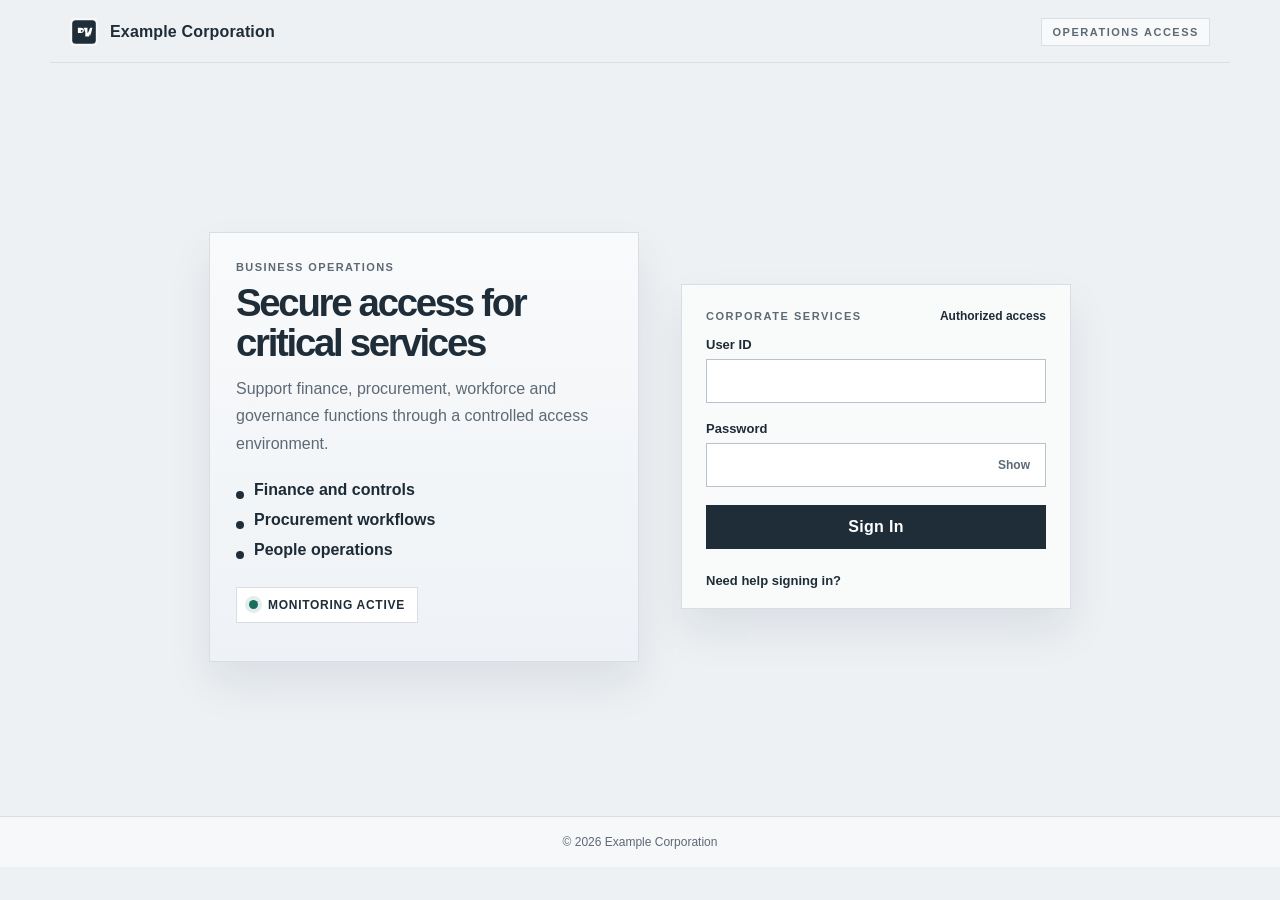
<file: app-corporate/html/index.html>
<!DOCTYPE html>
<html lang="en">
  <head>
    <meta charset="UTF-8" />
    <meta name="viewport" content="width=device-width, initial-scale=1.0" />
    <meta name="description" content="Corporate Services login" />
    <title>Corporate Services</title>
    <link rel="stylesheet" href="styles.css?v=2" />
  </head>
  <body class="corporate-page">
    <header class="masthead">
      <div class="brand">
        <img src="assets/mark.svg" alt="Example Corporation" />
        <span>Example Corporation</span>
      </div>
      <div class="header-tag">Operations access</div>
    </header>

    <main class="auth-shell">
      <aside class="overview-panel" aria-label="Corporate services overview">
        <p class="eyebrow">Business operations</p>
        <h2>Secure access for critical services</h2>
        <p class="overview-copy">Support finance, procurement, workforce and governance functions through a controlled access environment.</p>

        <ul class="service-list">
          <li>Finance and controls</li>
          <li>Procurement workflows</li>
          <li>People operations</li>
        </ul>

        <div class="status-pill" aria-label="Service status">
          <span class="status-dot"></span>
          Monitoring active
        </div>
      </aside>

      <section class="form-panel" aria-label="Corporate Services login form">
        <div class="panel-head">
          <span class="title-tag">Corporate Services</span>
          <span class="panel-meta">Authorized access</span>
        </div>

        <div id="inline-status" class="inline-status" aria-live="polite"></div>

        <form id="login-form" novalidate>
          <div class="field">
            <label for="username">User ID</label>
            <input id="username" name="username" type="text" autocomplete="username" required />
          </div>
          <div class="field">
            <label for="password">Password</label>
            <div class="password-wrap">
              <input id="password" name="password" type="password" autocomplete="current-password" required />
              <button type="button" class="toggle-password" aria-label="Show password">Show</button>
            </div>
          </div>

          <button type="submit" class="primary-button">Sign In</button>
          <a href="#" class="text-link" data-help="recovery">Need help signing in?</a>
        </form>
      </section>
    </main>

    <footer class="footer-bar">© 2026 Example Corporation</footer>

    <script src="app.js?v=2"></script>
  </body>
</html>
</file>
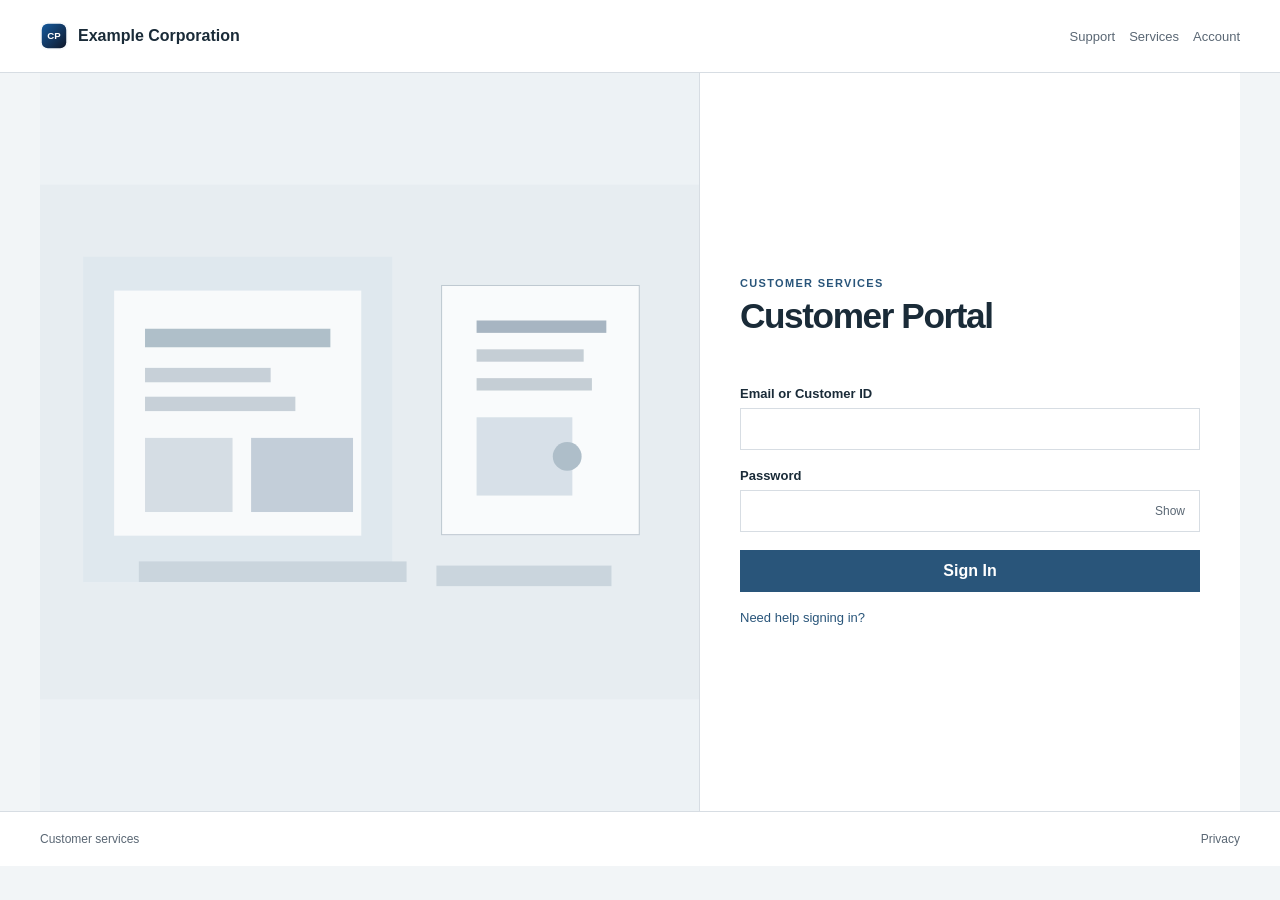
<file: app-customer/html/index.html>
<!DOCTYPE html>
<html lang="en">
  <head>
    <meta charset="UTF-8" />
    <meta name="viewport" content="width=device-width, initial-scale=1.0" />
    <meta name="description" content="Customer Portal login" />
    <title>Customer Portal</title>
    <link rel="stylesheet" href="styles.css" />
  </head>
  <body class="customer-page">
    <header class="topbar">
      <div class="inner">
        <div class="brand">
          <img src="assets/mark.svg" alt="Example Corporation" />
          <span>Example Corporation</span>
        </div>
        <nav class="utility-nav" aria-label="Customer navigation">
          <a href="#">Support</a>
          <a href="#">Services</a>
          <a href="#">Account</a>
        </nav>
      </div>
    </header>

    <main class="portal-shell">
      <aside class="visual-panel" aria-label="Customer services image">
        <svg viewBox="0 0 640 500" role="img" aria-label="Service center illustration" class="scene-art" preserveAspectRatio="xMidYMid meet">
          <rect width="640" height="500" fill="#e7edf1"/>
          <rect x="42" y="70" width="300" height="316" fill="#dfe8ee"/>
          <rect x="72" y="103" width="240" height="238" fill="#f8fafb"/>
          <rect x="102" y="140" width="180" height="18" fill="#afbfc9"/>
          <rect x="102" y="178" width="122" height="14" fill="#c7d0d8"/>
          <rect x="102" y="206" width="146" height="14" fill="#c7d0d8"/>
          <rect x="102" y="246" width="85" height="72" fill="#d5dde4"/>
          <rect x="205" y="246" width="99" height="72" fill="#c3ced9"/>
          <rect x="390" y="98" width="192" height="242" fill="#f9fbfc" stroke="#bfc9d1"/>
          <rect x="424" y="132" width="126" height="12" fill="#a7b5c2"/>
          <rect x="424" y="160" width="104" height="12" fill="#c5ced5"/>
          <rect x="424" y="188" width="112" height="12" fill="#c5ced5"/>
          <rect x="424" y="226" width="93" height="76" fill="#d7e0e8"/>
          <circle cx="512" cy="264" r="14" fill="#aebec9"/>
          <rect x="96" y="366" width="260" height="20" fill="#cad5dd"/>
          <rect x="385" y="370" width="170" height="20" fill="#cad5dd"/>
        </svg>
      </aside>

      <section class="form-panel" aria-label="Customer Portal login">
        <p class="eyebrow">Customer services</p>
        <h1>Customer Portal</h1>

        <div id="inline-status" class="inline-status" aria-live="polite"></div>

        <form id="login-form" novalidate>
          <div class="field">
            <label for="username">Email or Customer ID</label>
            <input id="username" name="username" type="text" autocomplete="username" required />
          </div>
          <div class="field">
            <label for="password">Password</label>
            <div class="password-wrap">
              <input id="password" name="password" type="password" autocomplete="current-password" required />
              <button type="button" class="toggle-password" aria-label="Show password">Show</button>
            </div>
          </div>
          <button type="submit" class="primary-button">Sign In</button>
          <a href="#" class="text-link" data-help="recovery">Need help signing in?</a>
        </form>
      </section>
    </main>

    <footer class="page-footer">
      <div class="inner footer-inner">
        <span>Customer services</span>
        <span>Privacy</span>
      </div>
    </footer>

    <script src="app.js"></script>
  </body>
</html>
</file>
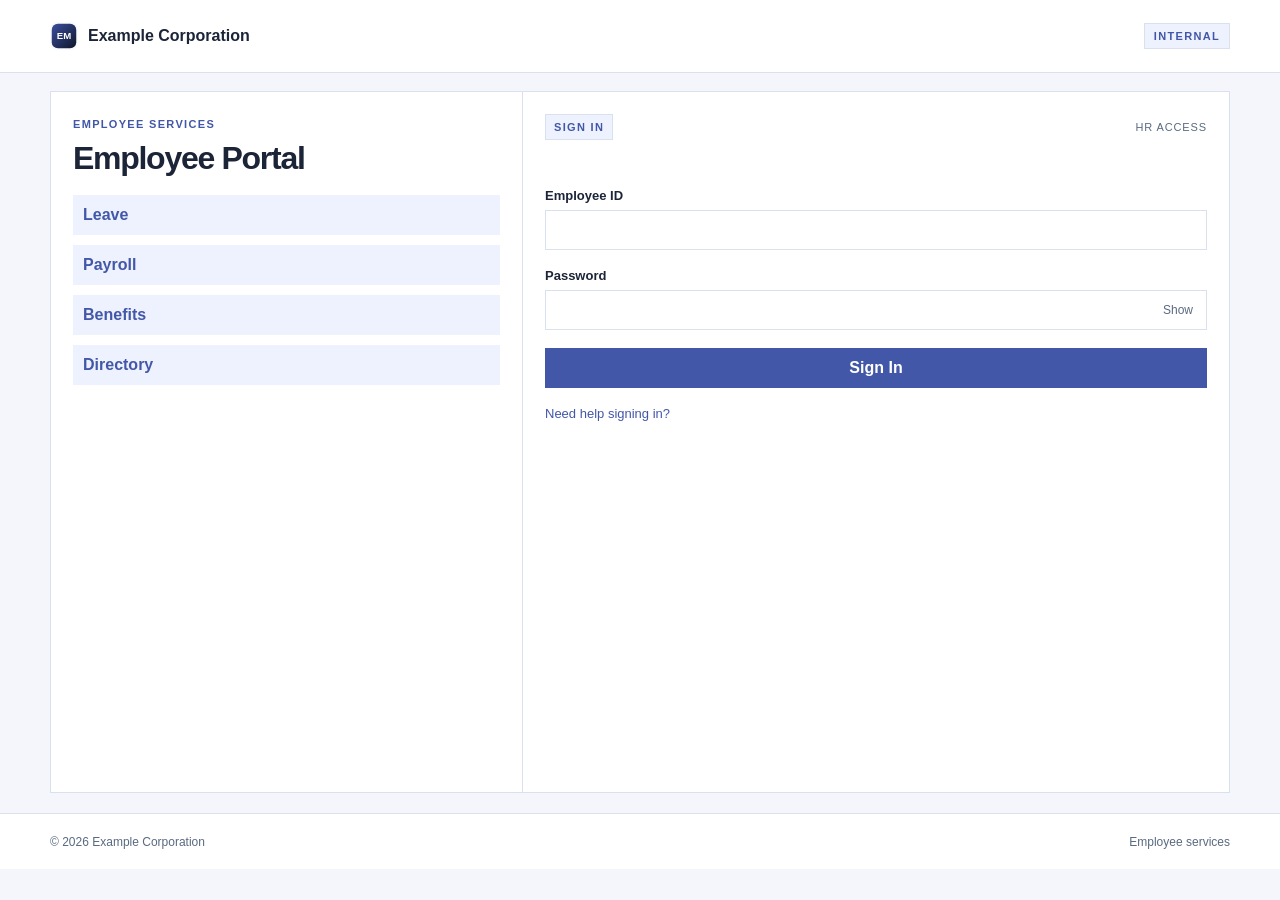
<file: app-employee/html/index.html>
<!DOCTYPE html>
<html lang="en">
  <head>
    <meta charset="UTF-8" />
    <meta name="viewport" content="width=device-width, initial-scale=1.0" />
    <meta name="description" content="Employee Portal login" />
    <title>Employee Portal</title>
    <link rel="stylesheet" href="styles.css" />
  </head>
  <body class="employee-page">
    <header class="employee-header">
      <div class="inner employee-inner">
        <div class="brand">
          <img src="assets/mark.svg" alt="Example Corporation" />
          <span>Example Corporation</span>
        </div>
        <div class="header-tag">Internal</div>
      </div>
    </header>

    <main class="workspace inner">
      <aside class="services-sidebar" aria-label="Employee services">
        <p class="eyebrow">Employee services</p>
        <h1>Employee Portal</h1>
        <nav class="service-list" aria-label="Employee links">
          <a href="#">Leave</a>
          <a href="#">Payroll</a>
          <a href="#">Benefits</a>
          <a href="#">Directory</a>
        </nav>
      </aside>

      <section class="auth-panel" aria-label="Employee Portal login form">
        <div class="panel-head">
          <span class="title-tag">Sign in</span>
          <span class="panel-meta">HR access</span>
        </div>

        <div id="inline-status" class="inline-status" aria-live="polite"></div>

        <form id="login-form" novalidate>
          <div class="field">
            <label for="username">Employee ID</label>
            <input id="username" name="username" type="text" autocomplete="username" required />
          </div>
          <div class="field">
            <label for="password">Password</label>
            <div class="password-wrap">
              <input id="password" name="password" type="password" autocomplete="current-password" required />
              <button type="button" class="toggle-password" aria-label="Show password">Show</button>
            </div>
          </div>
          <button type="submit" class="primary-button">Sign In</button>
          <a href="#" class="text-link" data-help="recovery">Need help signing in?</a>
        </form>
      </section>
    </main>

    <footer class="site-footer">
      <div class="inner footer-inner">
        <span>© 2026 Example Corporation</span>
        <span>Employee services</span>
      </div>
    </footer>

    <script src="app.js"></script>
  </body>
</html>
</file>
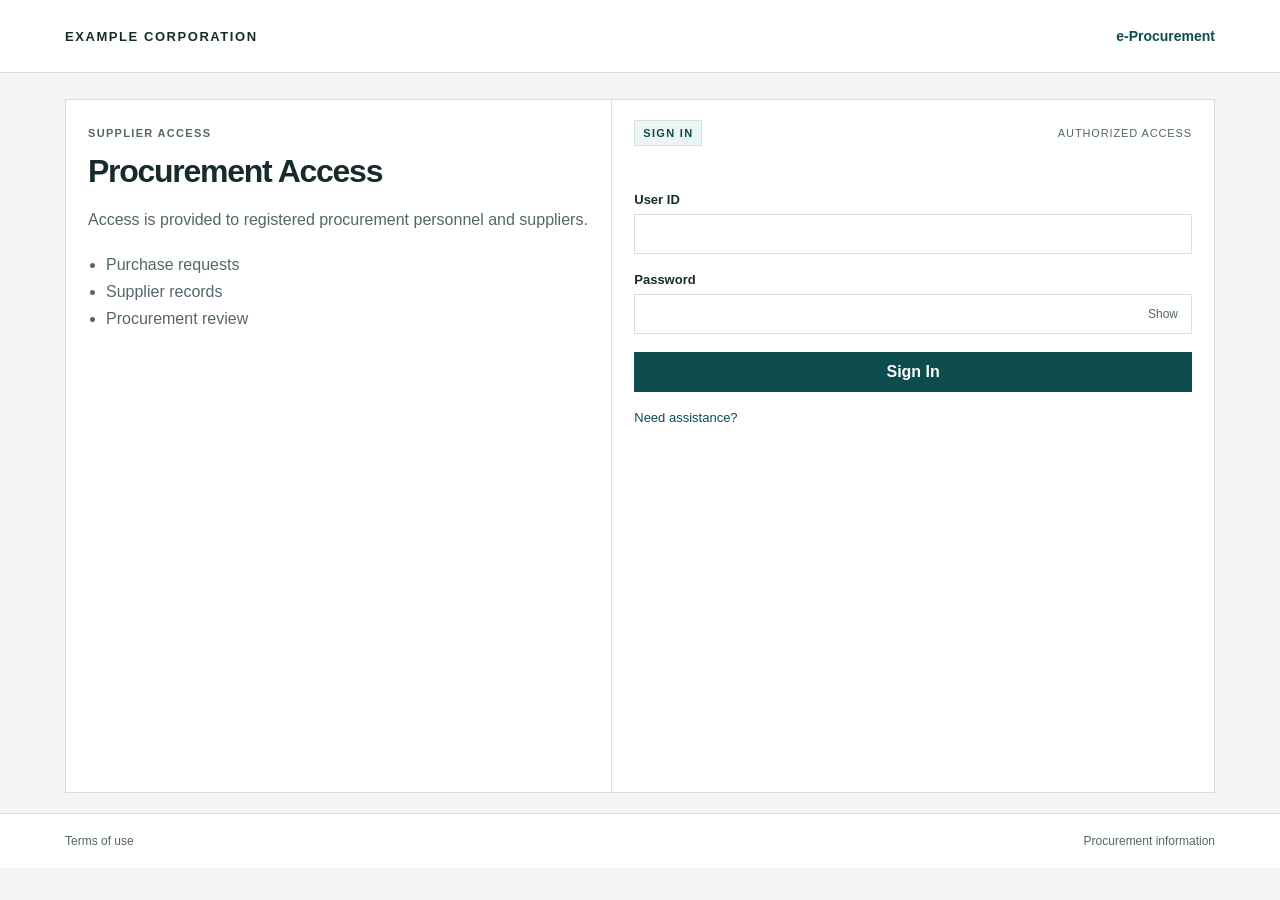
<file: app-eproc/html/index.html>
<!DOCTYPE html>
<html lang="en">
  <head>
    <meta charset="UTF-8" />
    <meta name="viewport" content="width=device-width, initial-scale=1.0" />
    <meta name="description" content="e-Procurement login" />
    <title>e-Procurement</title>
    <link rel="stylesheet" href="styles.css" />
  </head>
  <body class="eproc-page">
    <header class="proc-header">
      <div class="inner header-inner">
        <div class="brand">Example Corporation</div>
        <div class="application-name">e-Procurement</div>
      </div>
    </header>

    <main class="proc-shell inner">
      <section class="notice-panel">
        <p class="eyebrow">Supplier access</p>
        <h1>Procurement Access</h1>
        <p>Access is provided to registered procurement personnel and suppliers.</p>
        <ul>
          <li>Purchase requests</li>
          <li>Supplier records</li>
          <li>Procurement review</li>
        </ul>
      </section>

      <section class="login-panel" aria-label="e-Procurement login form">
        <div class="panel-head">
          <span class="title-tag">Sign in</span>
          <span class="panel-meta">Authorized access</span>
        </div>

        <div id="inline-status" class="inline-status" aria-live="polite"></div>

        <form id="login-form" novalidate>
          <div class="field">
            <label for="username">User ID</label>
            <input id="username" name="username" type="text" autocomplete="username" required />
          </div>
          <div class="field">
            <label for="password">Password</label>
            <div class="password-wrap">
              <input id="password" name="password" type="password" autocomplete="current-password" required />
              <button type="button" class="toggle-password" aria-label="Show password">Show</button>
            </div>
          </div>
          <button type="submit" class="primary-button">Sign In</button>
          <a href="#" class="text-link" data-help="recovery">Need assistance?</a>
        </form>
      </section>
    </main>

    <footer class="proc-footer">
      <div class="inner footer-inner">
        <span>Terms of use</span>
        <span>Procurement information</span>
      </div>
    </footer>

    <script src="app.js"></script>
  </body>
</html>
</file>
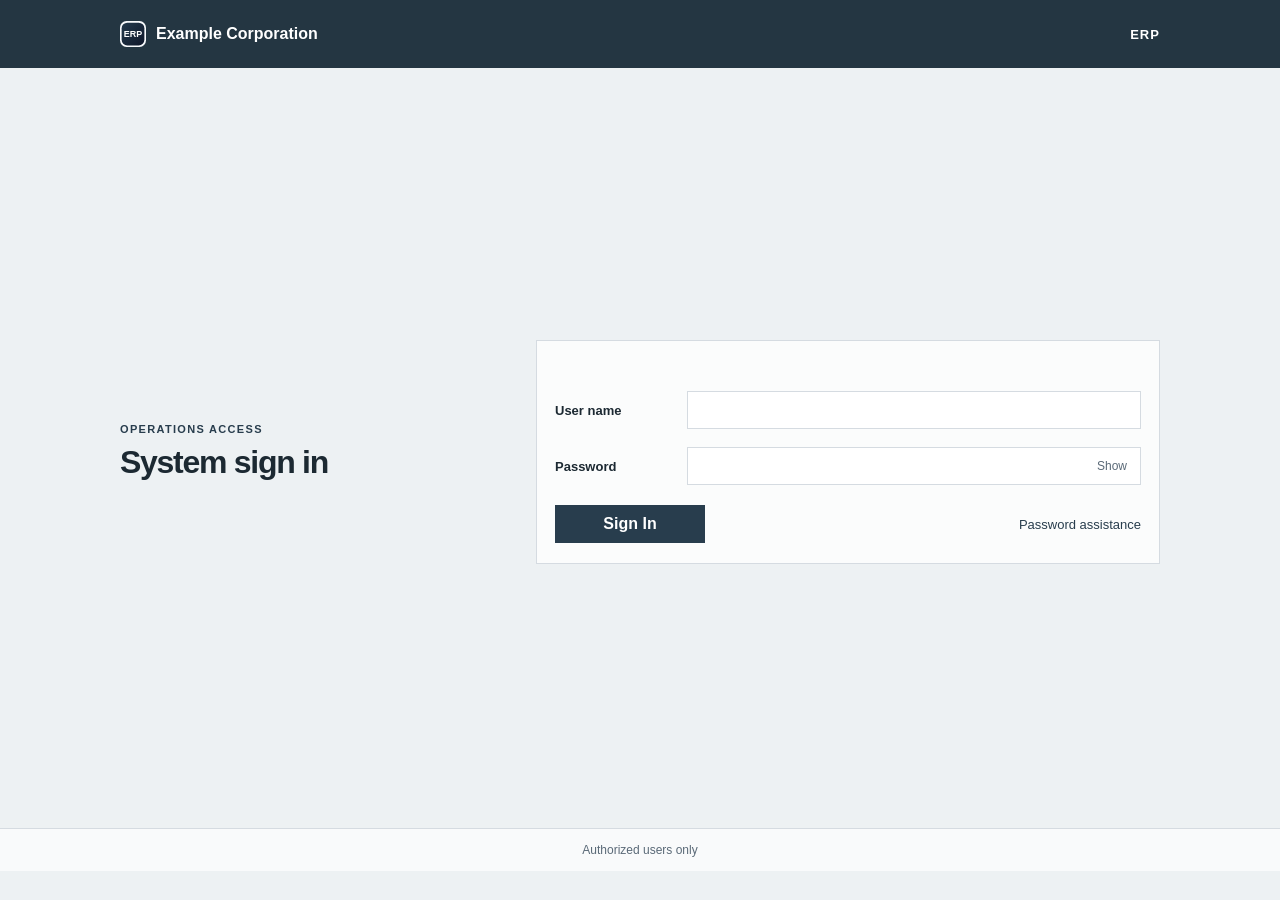
<file: app-erp/html/index.html>
<!DOCTYPE html>
<html lang="en">
  <head>
    <meta charset="UTF-8" />
    <meta name="viewport" content="width=device-width, initial-scale=1.0" />
    <meta name="description" content="ERP login" />
    <title>Enterprise Resource Planning</title>
    <link rel="stylesheet" href="styles.css" />
  </head>
  <body class="erp-page">
    <header class="erp-header">
      <div class="inner erp-inner">
        <div class="brand">
          <img src="assets/mark.svg" alt="Example Corporation" />
          <span>Example Corporation</span>
        </div>
        <span class="app-name">ERP</span>
      </div>
    </header>

    <main class="erp-shell inner">
      <section class="system-panel">
        <p class="eyebrow">Operations access</p>
        <h1>System sign in</h1>
      </section>

      <section class="login-panel" aria-label="ERP login form">
        <div id="inline-status" class="inline-status" aria-live="polite"></div>
        <form id="login-form" novalidate>
          <div class="field-row">
            <label for="username">User name</label>
            <input id="username" name="username" type="text" autocomplete="username" required />
          </div>
          <div class="field-row">
            <label for="password">Password</label>
            <div class="password-wrap">
              <input id="password" name="password" type="password" autocomplete="current-password" required />
              <button type="button" class="toggle-password" aria-label="Show password">Show</button>
            </div>
          </div>
          <div class="actions">
            <button type="submit" class="primary-button">Sign In</button>
            <a href="#" class="text-link" data-help="recovery">Password assistance</a>
          </div>
        </form>
      </section>
    </main>

    <footer class="erp-footer">Authorized users only</footer>

    <script src="app.js"></script>
  </body>
</html>
</file>
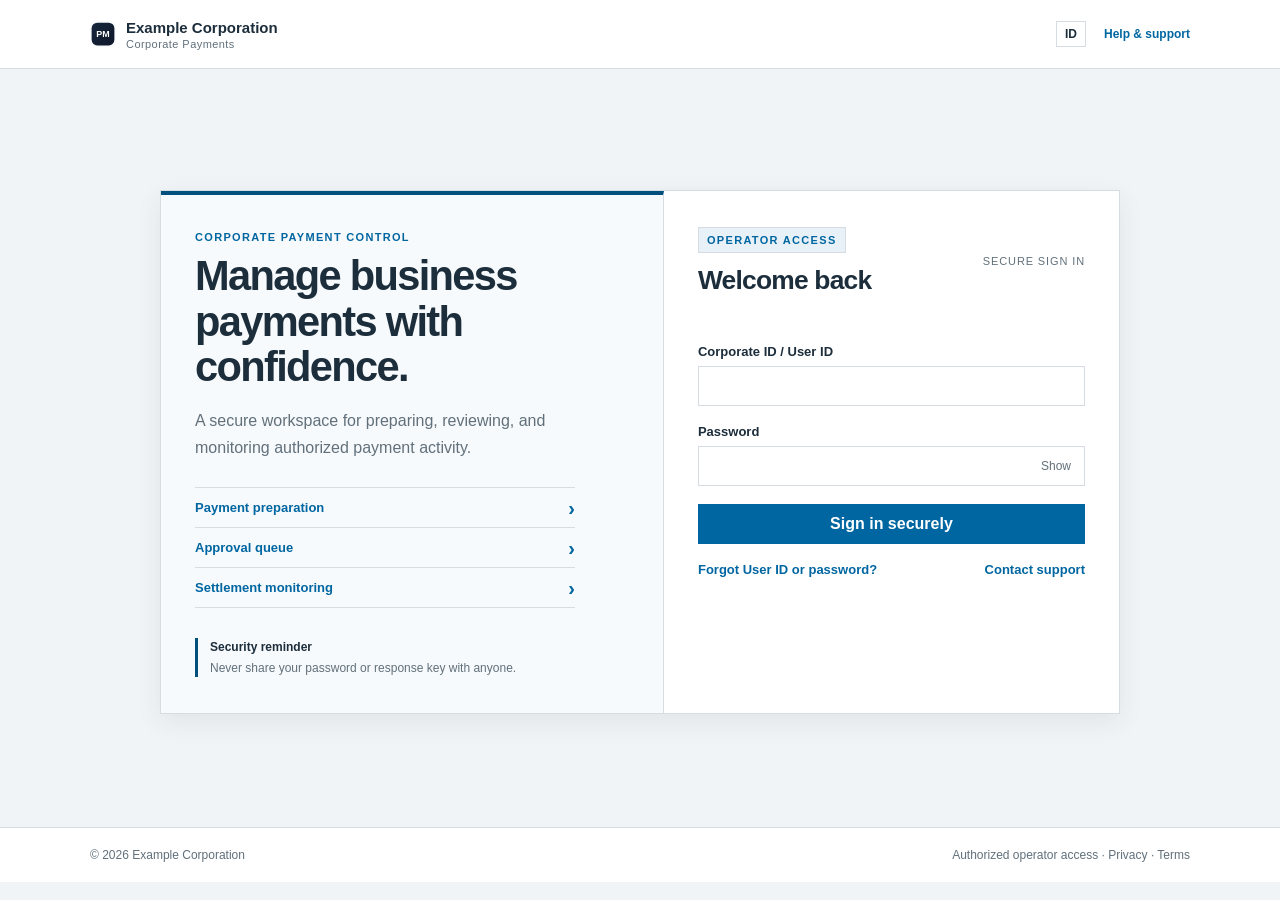
<file: app-payment/html/index.html>
<!DOCTYPE html>
<html lang="en">
  <head>
    <meta charset="UTF-8" />
    <meta name="viewport" content="width=device-width, initial-scale=1.0" />
    <meta name="description" content="Corporate Payments operator access" />
    <title>Corporate Payments</title>
    <link rel="stylesheet" href="styles.css?v=business-payments" />
  </head>
  <body class="payment-page">
    <header class="payment-header">
      <div class="inner payment-inner">
        <div class="brand">
          <img src="assets/mark.svg" alt="Example Corporation" />
          <span>
            <strong>Example Corporation</strong>
            <small>Corporate Payments</small>
          </span>
        </div>
        <div class="header-tools">
          <span class="language-tag">ID</span>
          <a href="#support">Help &amp; support</a>
        </div>
      </div>
    </header>

    <main class="payment-shell inner">
      <div class="workspace-panel">
        <section class="service-stack">
          <p class="eyebrow">Corporate payment control</p>
          <h1>Manage business payments with confidence.</h1>
          <p class="service-copy">A secure workspace for preparing, reviewing, and monitoring authorized payment activity.</p>
          <div class="service-links" aria-label="Payment service areas">
            <a href="#">Payment preparation <span>›</span></a>
            <a href="#">Approval queue <span>›</span></a>
            <a href="#">Settlement monitoring <span>›</span></a>
          </div>
          <div class="security-note">
            <strong>Security reminder</strong>
            <span>Never share your password or response key with anyone.</span>
          </div>
        </section>

        <section class="login-panel" aria-label="Payment Management login form">
          <div class="panel-head">
            <div>
              <span class="title-tag">Operator access</span>
              <h2>Welcome back</h2>
            </div>
            <span class="panel-meta">Secure sign in</span>
          </div>

          <div id="inline-status" class="inline-status" aria-live="polite"></div>

          <form id="login-form" novalidate>
            <div class="field">
              <label for="username">Corporate ID / User ID</label>
              <input id="username" name="username" type="text" autocomplete="username" required />
            </div>
            <div class="field">
              <label for="password">Password</label>
              <div class="password-wrap">
                <input id="password" name="password" type="password" autocomplete="current-password" required />
                <button type="button" class="toggle-password" aria-label="Show password">Show</button>
              </div>
            </div>
            <button type="submit" class="primary-button">Sign in securely</button>
            <div class="form-links">
              <a href="#" class="text-link" data-help="recovery">Forgot User ID or password?</a>
              <a href="#support" class="text-link">Contact support</a>
            </div>
          </form>
        </section>
      </div>
    </main>

    <footer class="site-footer">
      <div class="inner footer-inner">
        <span>© 2026 Example Corporation</span>
        <span id="support">Authorized operator access · Privacy · Terms</span>
      </div>
    </footer>

    <script src="app.js"></script>
  </body>
</html>
</file>
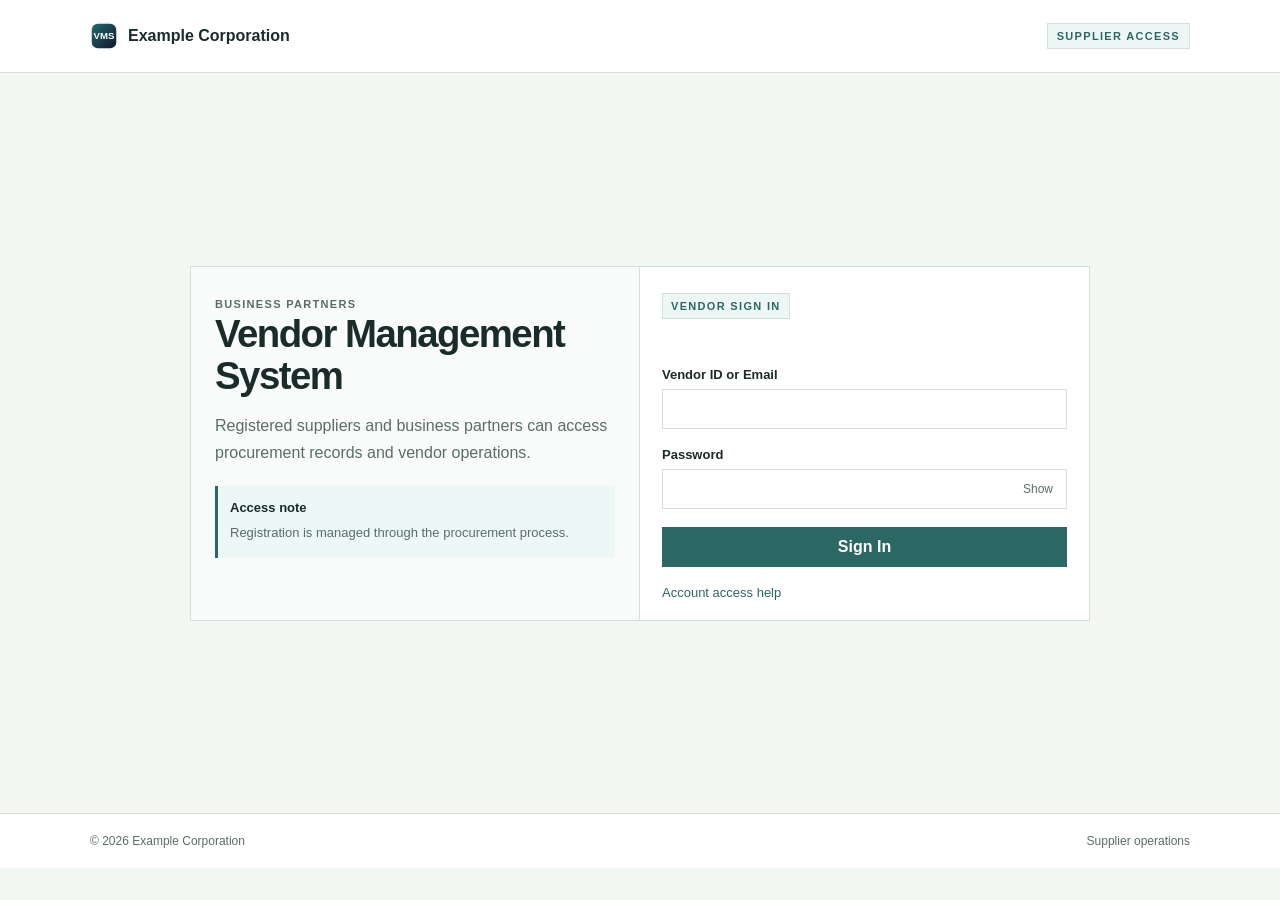
<file: app-vendor/html/index.html>
<!DOCTYPE html>
<html lang="en">
  <head>
    <meta charset="UTF-8" />
    <meta name="viewport" content="width=device-width, initial-scale=1.0" />
    <meta name="description" content="Vendor Management System login" />
    <title>Vendor Management System</title>
    <link rel="stylesheet" href="styles.css" />
  </head>
  <body class="vendor-page">
    <header class="vendor-header">
      <div class="inner header-inner">
        <div class="brand">
          <img src="assets/mark.svg" alt="Example Corporation" />
          <span>Example Corporation</span>
        </div>
        <span class="header-tag">Supplier access</span>
      </div>
    </header>

    <main class="vendor-shell inner">
      <div class="vendor-frame">
        <aside class="info-panel">
          <p class="eyebrow">Business partners</p>
          <h1>Vendor Management System</h1>
          <p>Registered suppliers and business partners can access procurement records and vendor operations.</p>
          <div class="info-box">
            <strong>Access note</strong>
            <span>Registration is managed through the procurement process.</span>
          </div>
        </aside>

        <section class="login-panel" aria-label="Vendor Management System login form">
          <div class="panel-head">
            <span class="title-tag">Vendor sign in</span>
          </div>

          <div id="inline-status" class="inline-status" aria-live="polite"></div>

          <form id="login-form" novalidate>
            <div class="field">
              <label for="username">Vendor ID or Email</label>
              <input id="username" name="username" type="text" autocomplete="username" required />
            </div>
            <div class="field">
              <label for="password">Password</label>
              <div class="password-wrap">
                <input id="password" name="password" type="password" autocomplete="current-password" required />
                <button type="button" class="toggle-password" aria-label="Show password">Show</button>
              </div>
            </div>
            <button type="submit" class="primary-button">Sign In</button>
            <a href="#" class="text-link" data-help="recovery">Account access help</a>
          </form>
        </section>
      </div>
    </main>

    <footer class="site-footer">
      <div class="inner footer-inner">
        <span>© 2026 Example Corporation</span>
        <span>Supplier operations</span>
      </div>
    </footer>

    <script src="app.js"></script>
  </body>
</html>
</file>
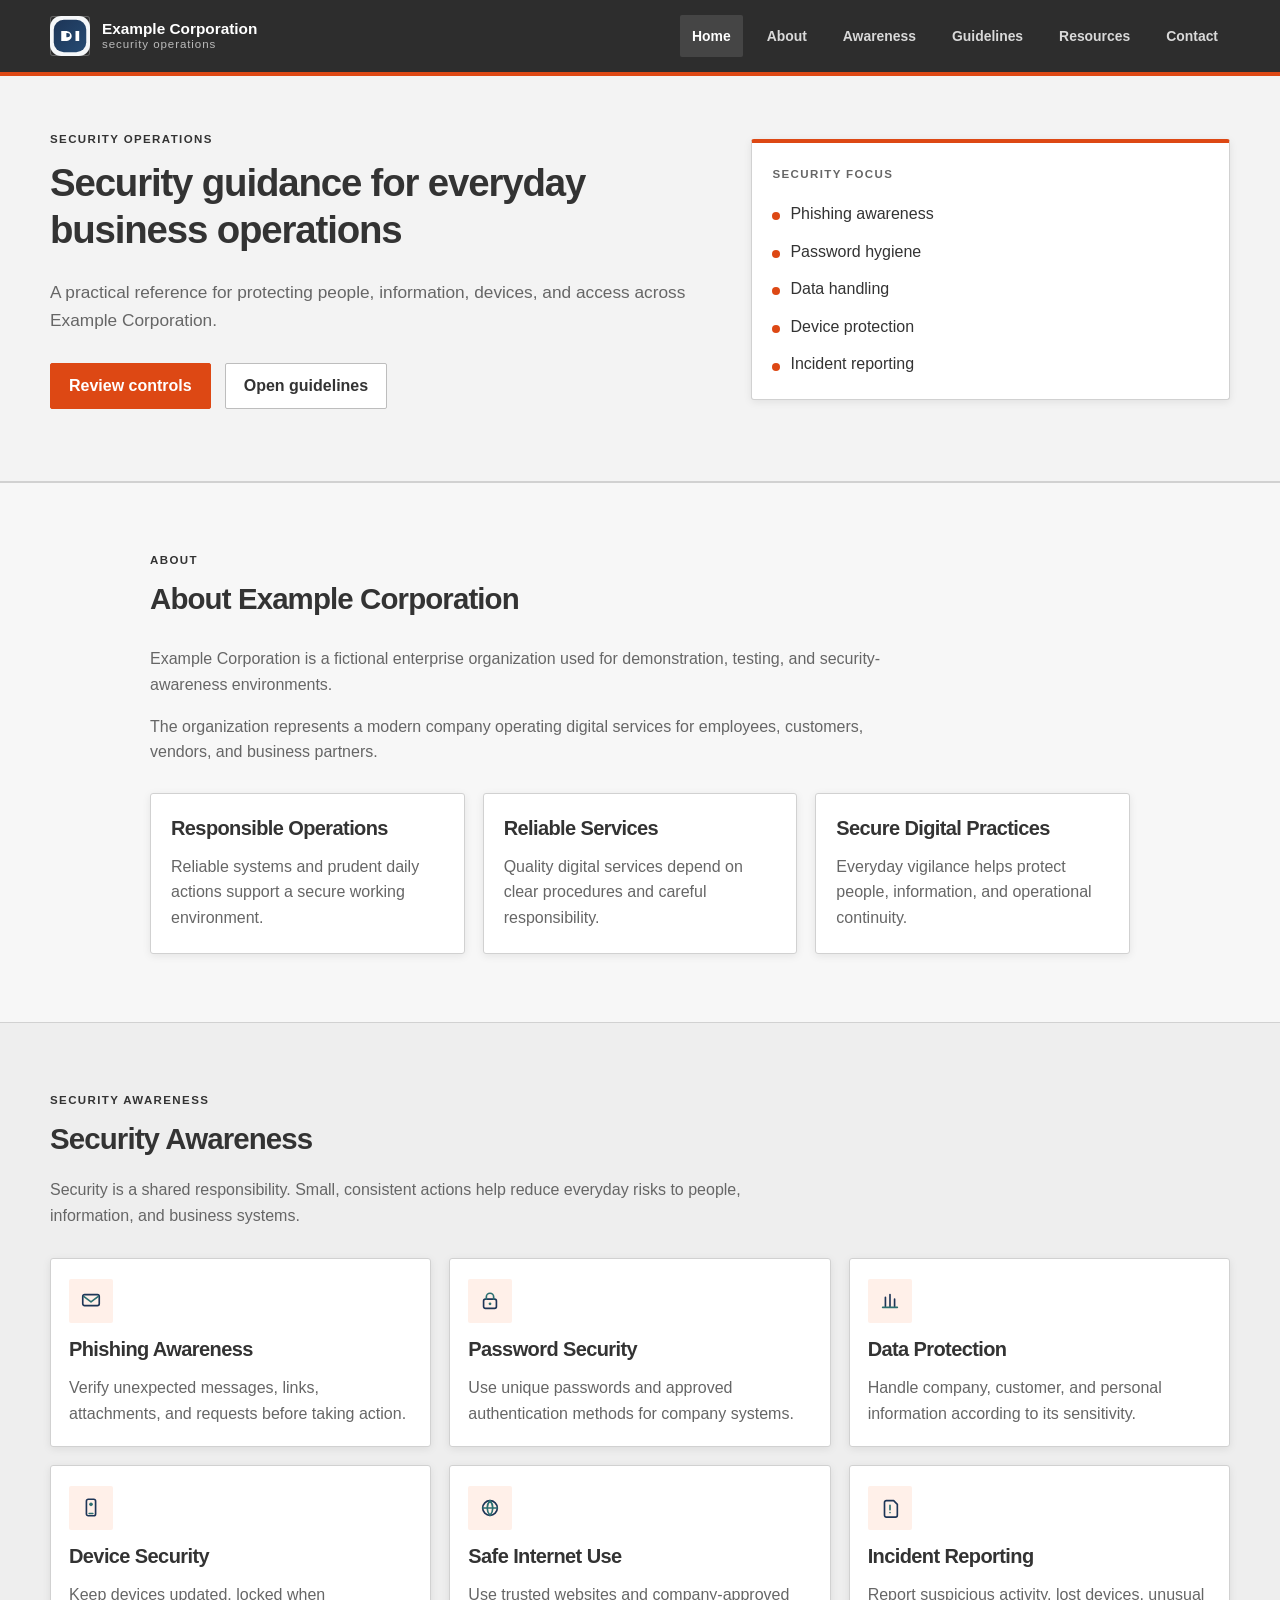
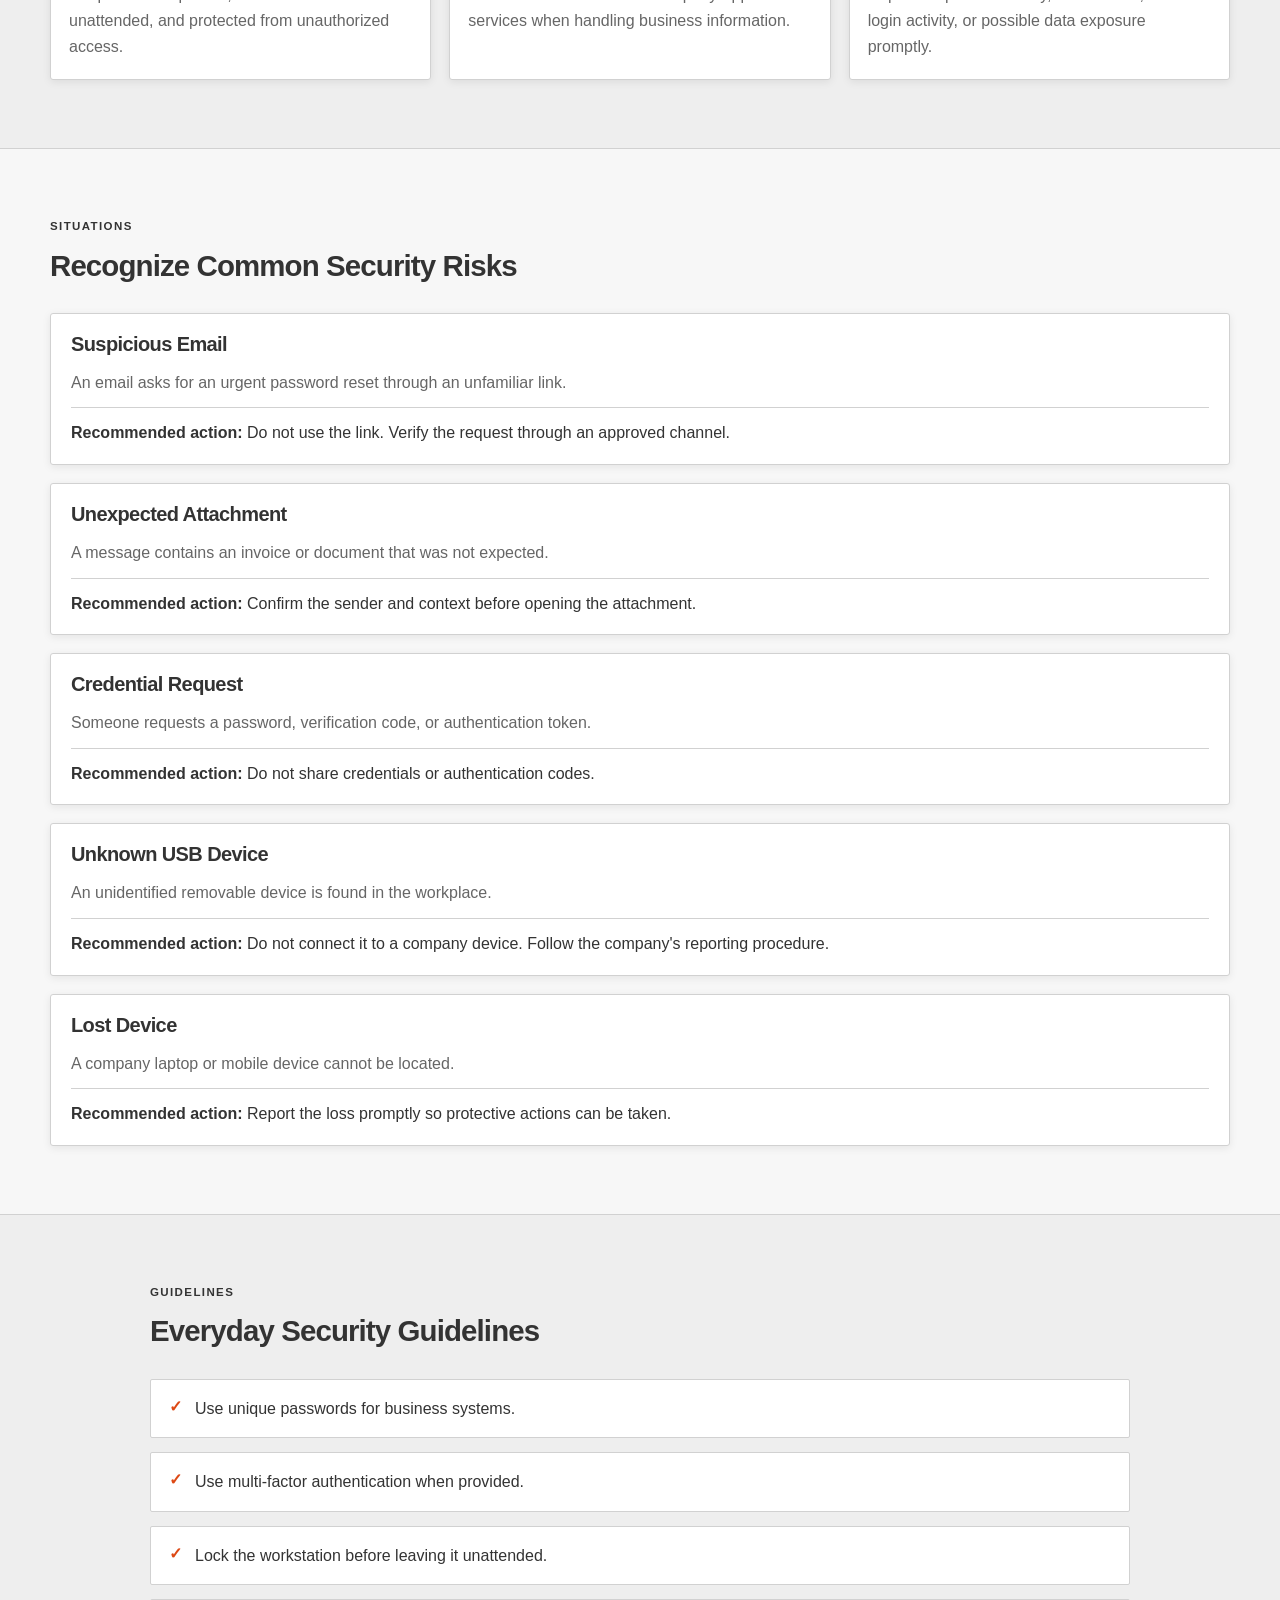
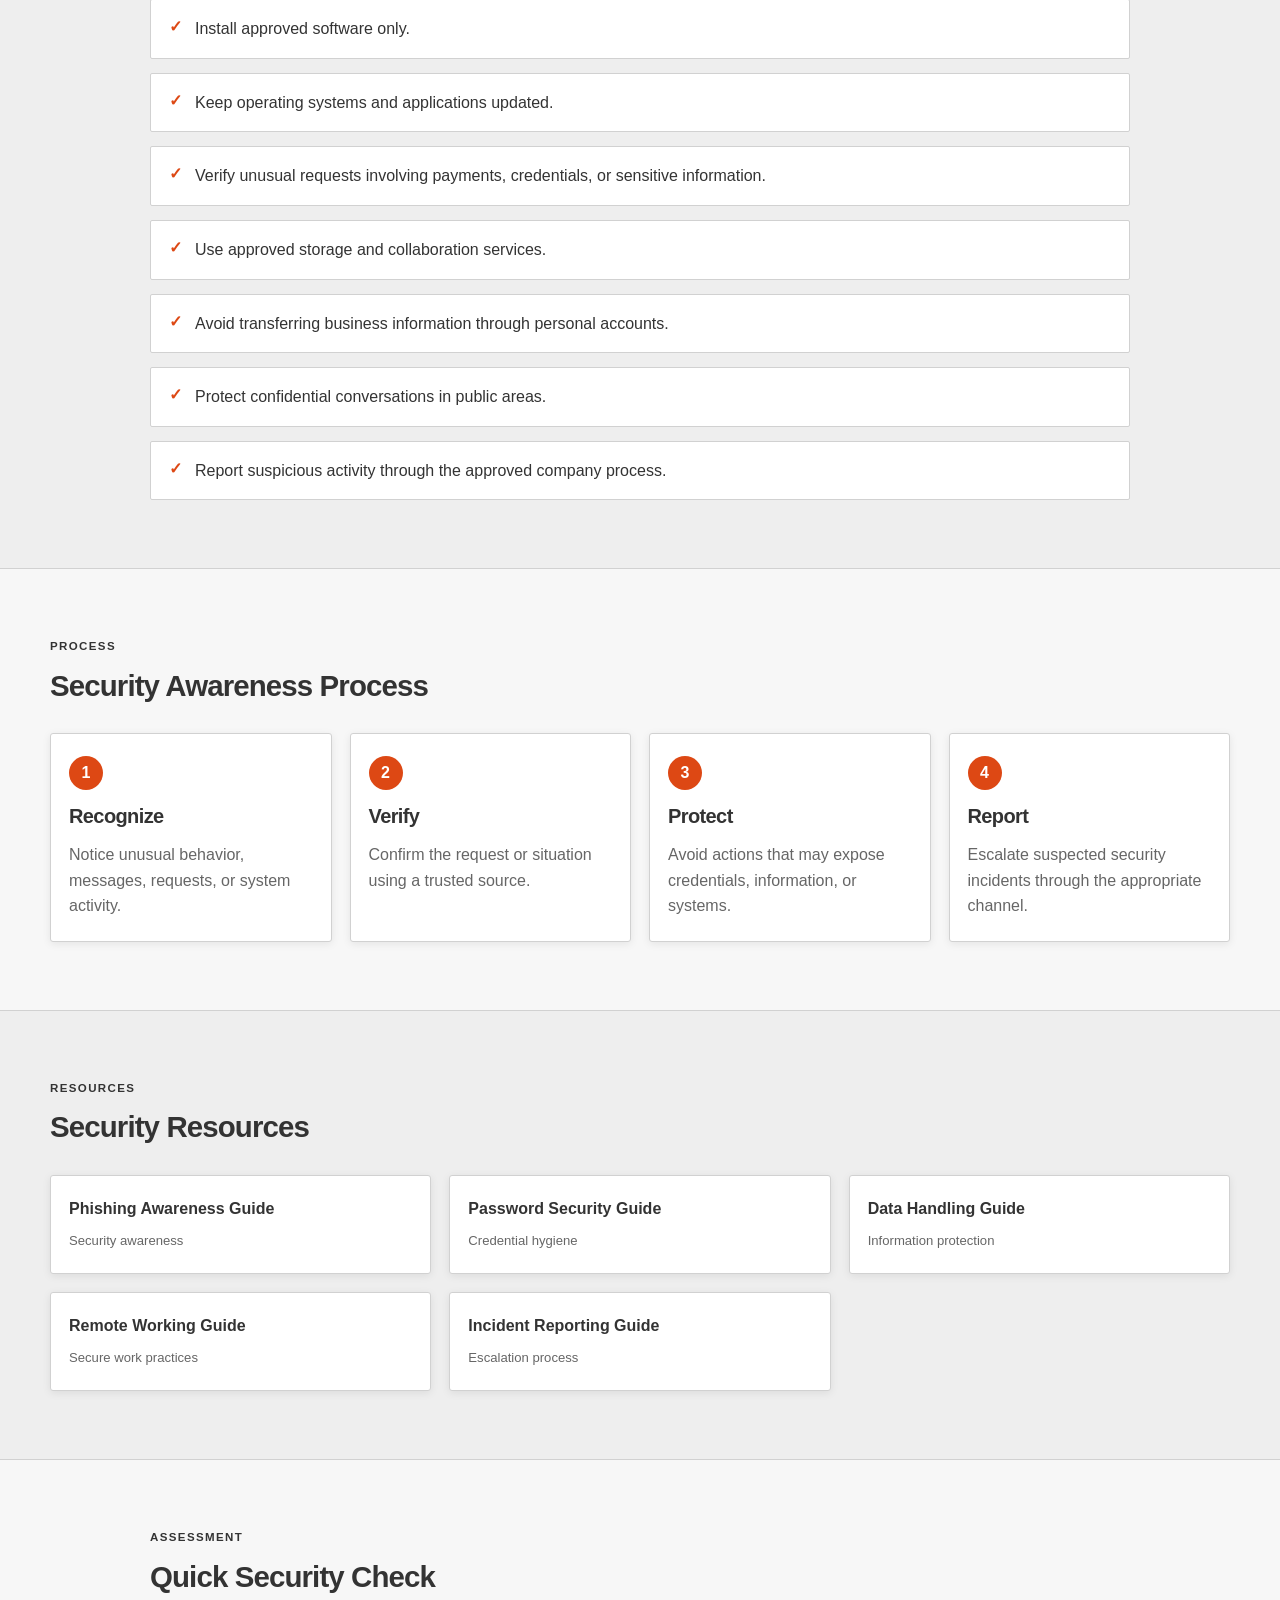
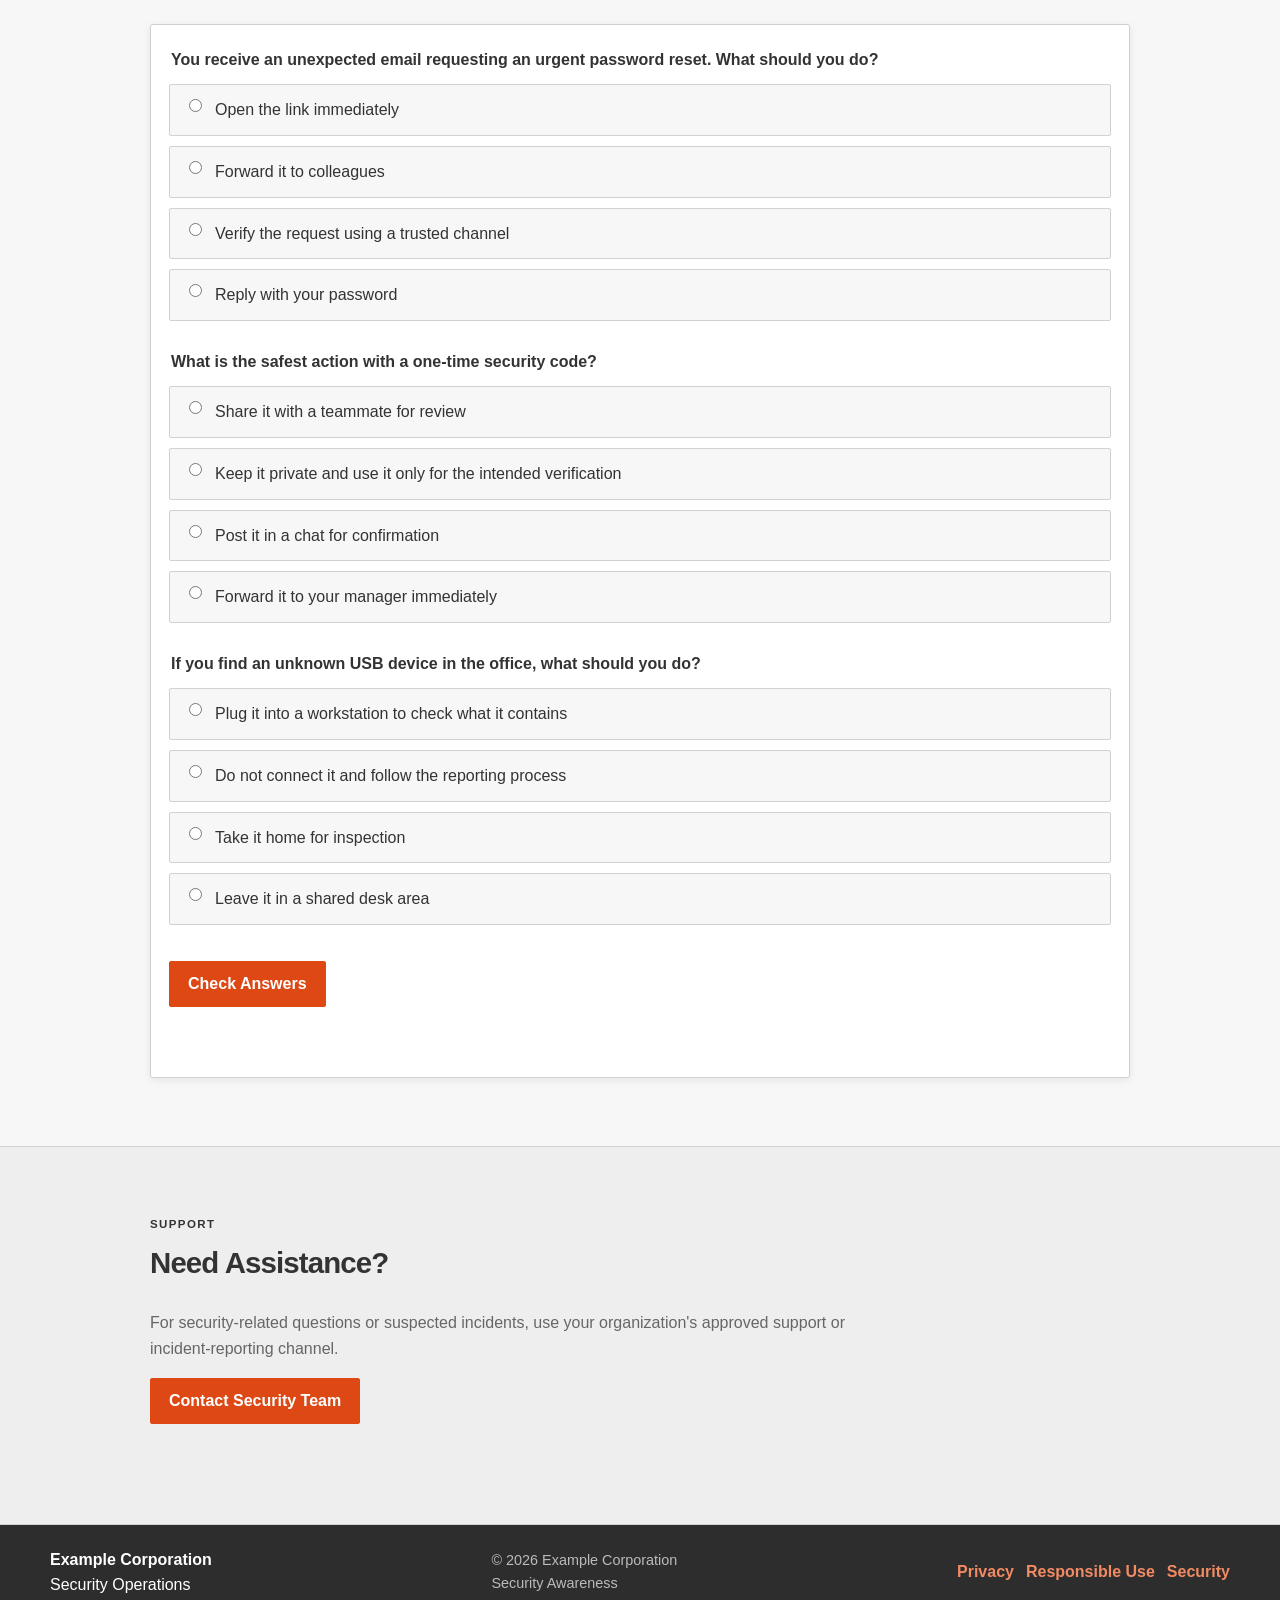
<file: company-profile/html/index.html>
<!DOCTYPE html>
<html lang="en">
  <head>
    <meta charset="UTF-8" />
    <meta name="viewport" content="width=device-width, initial-scale=1.0" />
    <meta name="description" content="Example Corporation security operations and awareness profile." />
    <title>Example Corporation | Security Operations</title>
    <link rel="stylesheet" href="styles.css?v=ubuntu2011" />
  </head>
  <body>
    <header class="site-header">
      <div class="container nav-wrap">
        <a href="#home" class="brand" aria-label="Example Corporation home">
          <span class="brand-mark" aria-hidden="true">
            <img src="assets/logo.svg" alt="" />
          </span>
          <span class="brand-text">
            <span class="brand-name">Example Corporation</span>
            <span class="brand-domain">Security Operations</span>
          </span>
        </a>

        <button class="nav-toggle" aria-expanded="false" aria-controls="site-nav" aria-label="Toggle navigation">
          <span></span>
          <span></span>
          <span></span>
        </button>

        <nav id="site-nav" class="site-nav" aria-label="Main navigation">
          <a href="#home" class="nav-link active">Home</a>
          <a href="#about" class="nav-link">About</a>
          <a href="#awareness" class="nav-link">Awareness</a>
          <a href="#guidelines" class="nav-link">Guidelines</a>
          <a href="#resources" class="nav-link">Resources</a>
          <a href="#contact" class="nav-link">Contact</a>
        </nav>
      </div>
    </header>

    <main>
      <section id="home" class="hero section">
        <div class="container hero-grid">
          <div class="hero-copy">
            <p class="eyebrow">Security Operations</p>
            <h1>Security guidance for everyday business operations</h1>
            <p class="lede">
              A practical reference for protecting people, information, devices, and access across Example Corporation.
            </p>
            <div class="hero-actions">
              <a class="button primary" href="#awareness">Review controls</a>
              <a class="button secondary" href="#guidelines">Open guidelines</a>
            </div>
          </div>

          <div class="hero-panel" aria-label="Security awareness summary">
            <div class="panel-label">Security focus</div>
            <ul class="mini-list">
              <li>Phishing awareness</li>
              <li>Password hygiene</li>
              <li>Data handling</li>
              <li>Device protection</li>
              <li>Incident reporting</li>
            </ul>
          </div>
        </div>
      </section>

      <section id="about" class="section section-soft">
        <div class="container narrow">
          <div class="section-header">
            <p class="eyebrow">About</p>
            <h2>About Example Corporation</h2>
          </div>

          <div class="about-copy">
            <p>
              Example Corporation is a fictional enterprise organization used for demonstration, testing, and security-awareness environments.
            </p>
            <p>
              The organization represents a modern company operating digital services for employees, customers, vendors, and business partners.
            </p>
          </div>

          <div class="principles">
            <article class="principle-card">
              <h3>Responsible Operations</h3>
              <p>Reliable systems and prudent daily actions support a secure working environment.</p>
            </article>
            <article class="principle-card">
              <h3>Reliable Services</h3>
              <p>Quality digital services depend on clear procedures and careful responsibility.</p>
            </article>
            <article class="principle-card">
              <h3>Secure Digital Practices</h3>
              <p>Everyday vigilance helps protect people, information, and operational continuity.</p>
            </article>
          </div>
        </div>
      </section>

      <section id="awareness" class="section">
        <div class="container">
          <div class="section-header">
            <p class="eyebrow">Security Awareness</p>
            <h2>Security Awareness</h2>
            <p class="section-intro">
              Security is a shared responsibility. Small, consistent actions help reduce everyday risks to people, information, and business systems.
            </p>
          </div>

          <div class="awareness-grid">
            <article class="info-card">
              <div class="icon-wrap" aria-hidden="true">
                <img src="assets/icons/phishing.svg" alt="" />
              </div>
              <h3>Phishing Awareness</h3>
              <p>Verify unexpected messages, links, attachments, and requests before taking action.</p>
            </article>

            <article class="info-card">
              <div class="icon-wrap" aria-hidden="true">
                <img src="assets/icons/password.svg" alt="" />
              </div>
              <h3>Password Security</h3>
              <p>Use unique passwords and approved authentication methods for company systems.</p>
            </article>

            <article class="info-card">
              <div class="icon-wrap" aria-hidden="true">
                <img src="assets/icons/data.svg" alt="" />
              </div>
              <h3>Data Protection</h3>
              <p>Handle company, customer, and personal information according to its sensitivity.</p>
            </article>

            <article class="info-card">
              <div class="icon-wrap" aria-hidden="true">
                <img src="assets/icons/device.svg" alt="" />
              </div>
              <h3>Device Security</h3>
              <p>Keep devices updated, locked when unattended, and protected from unauthorized access.</p>
            </article>

            <article class="info-card">
              <div class="icon-wrap" aria-hidden="true">
                <img src="assets/icons/internet.svg" alt="" />
              </div>
              <h3>Safe Internet Use</h3>
              <p>Use trusted websites and company-approved services when handling business information.</p>
            </article>

            <article class="info-card">
              <div class="icon-wrap" aria-hidden="true">
                <img src="assets/icons/report.svg" alt="" />
              </div>
              <h3>Incident Reporting</h3>
              <p>Report suspicious activity, lost devices, unusual login activity, or possible data exposure promptly.</p>
            </article>
          </div>
        </div>
      </section>

      <section class="section section-soft" id="situations">
        <div class="container">
          <div class="section-header">
            <p class="eyebrow">Situations</p>
            <h2>Recognize Common Security Risks</h2>
          </div>

          <div class="risk-list">
            <article class="risk-item">
              <h3>Suspicious Email</h3>
              <p>An email asks for an urgent password reset through an unfamiliar link.</p>
              <div class="risk-action"><strong>Recommended action:</strong> Do not use the link. Verify the request through an approved channel.</div>
            </article>

            <article class="risk-item">
              <h3>Unexpected Attachment</h3>
              <p>A message contains an invoice or document that was not expected.</p>
              <div class="risk-action"><strong>Recommended action:</strong> Confirm the sender and context before opening the attachment.</div>
            </article>

            <article class="risk-item">
              <h3>Credential Request</h3>
              <p>Someone requests a password, verification code, or authentication token.</p>
              <div class="risk-action"><strong>Recommended action:</strong> Do not share credentials or authentication codes.</div>
            </article>

            <article class="risk-item">
              <h3>Unknown USB Device</h3>
              <p>An unidentified removable device is found in the workplace.</p>
              <div class="risk-action"><strong>Recommended action:</strong> Do not connect it to a company device. Follow the company's reporting procedure.</div>
            </article>

            <article class="risk-item">
              <h3>Lost Device</h3>
              <p>A company laptop or mobile device cannot be located.</p>
              <div class="risk-action"><strong>Recommended action:</strong> Report the loss promptly so protective actions can be taken.</div>
            </article>
          </div>
        </div>
      </section>

      <section id="guidelines" class="section">
        <div class="container narrow">
          <div class="section-header">
            <p class="eyebrow">Guidelines</p>
            <h2>Everyday Security Guidelines</h2>
          </div>

          <ul class="checklist">
            <li>Use unique passwords for business systems.</li>
            <li>Use multi-factor authentication when provided.</li>
            <li>Lock the workstation before leaving it unattended.</li>
            <li>Install approved software only.</li>
            <li>Keep operating systems and applications updated.</li>
            <li>Verify unusual requests involving payments, credentials, or sensitive information.</li>
            <li>Use approved storage and collaboration services.</li>
            <li>Avoid transferring business information through personal accounts.</li>
            <li>Protect confidential conversations in public areas.</li>
            <li>Report suspicious activity through the approved company process.</li>
          </ul>
        </div>
      </section>

      <section class="section section-soft process-section">
        <div class="container">
          <div class="section-header">
            <p class="eyebrow">Process</p>
            <h2>Security Awareness Process</h2>
          </div>

          <div class="process-grid" aria-label="Security awareness process">
            <div class="process-step">
              <span class="step-number">1</span>
              <h3>Recognize</h3>
              <p>Notice unusual behavior, messages, requests, or system activity.</p>
            </div>
            <div class="process-step">
              <span class="step-number">2</span>
              <h3>Verify</h3>
              <p>Confirm the request or situation using a trusted source.</p>
            </div>
            <div class="process-step">
              <span class="step-number">3</span>
              <h3>Protect</h3>
              <p>Avoid actions that may expose credentials, information, or systems.</p>
            </div>
            <div class="process-step">
              <span class="step-number">4</span>
              <h3>Report</h3>
              <p>Escalate suspected security incidents through the appropriate channel.</p>
            </div>
          </div>
        </div>
      </section>

      <section id="resources" class="section">
        <div class="container">
          <div class="section-header">
            <p class="eyebrow">Resources</p>
            <h2>Security Resources</h2>
          </div>

          <div class="resource-grid">
            <button class="resource-card" data-modal="resource-phishing" type="button">
              <span class="resource-title">Phishing Awareness Guide</span>
              <span class="resource-meta">Security awareness</span>
            </button>
            <button class="resource-card" data-modal="resource-password" type="button">
              <span class="resource-title">Password Security Guide</span>
              <span class="resource-meta">Credential hygiene</span>
            </button>
            <button class="resource-card" data-modal="resource-data" type="button">
              <span class="resource-title">Data Handling Guide</span>
              <span class="resource-meta">Information protection</span>
            </button>
            <button class="resource-card" data-modal="resource-remote" type="button">
              <span class="resource-title">Remote Working Guide</span>
              <span class="resource-meta">Secure work practices</span>
            </button>
            <button class="resource-card" data-modal="resource-incident" type="button">
              <span class="resource-title">Incident Reporting Guide</span>
              <span class="resource-meta">Escalation process</span>
            </button>
          </div>
        </div>
      </section>

      <section class="section section-soft quiz-section" aria-labelledby="quiz-heading">
        <div class="container narrow">
          <div class="section-header">
            <p class="eyebrow">Assessment</p>
            <h2 id="quiz-heading">Quick Security Check</h2>
          </div>

          <form id="quiz-form" class="quiz" novalidate>
            <fieldset>
              <legend>You receive an unexpected email requesting an urgent password reset. What should you do?</legend>
              <label><input type="radio" name="q1" value="wrong" /> Open the link immediately</label>
              <label><input type="radio" name="q1" value="wrong" /> Forward it to colleagues</label>
              <label><input type="radio" name="q1" value="correct" /> Verify the request using a trusted channel</label>
              <label><input type="radio" name="q1" value="wrong" /> Reply with your password</label>
            </fieldset>

            <fieldset>
              <legend>What is the safest action with a one-time security code?</legend>
              <label><input type="radio" name="q2" value="wrong" /> Share it with a teammate for review</label>
              <label><input type="radio" name="q2" value="correct" /> Keep it private and use it only for the intended verification</label>
              <label><input type="radio" name="q2" value="wrong" /> Post it in a chat for confirmation</label>
              <label><input type="radio" name="q2" value="wrong" /> Forward it to your manager immediately</label>
            </fieldset>

            <fieldset>
              <legend>If you find an unknown USB device in the office, what should you do?</legend>
              <label><input type="radio" name="q3" value="wrong" /> Plug it into a workstation to check what it contains</label>
              <label><input type="radio" name="q3" value="correct" /> Do not connect it and follow the reporting process</label>
              <label><input type="radio" name="q3" value="wrong" /> Take it home for inspection</label>
              <label><input type="radio" name="q3" value="wrong" /> Leave it in a shared desk area</label>
            </fieldset>

            <button type="submit" class="button primary quiz-submit">Check Answers</button>
            <div id="quiz-result" class="quiz-result" aria-live="polite"></div>
          </form>
        </div>
      </section>

      <section id="contact" class="section contact-section">
        <div class="container narrow">
          <div class="section-header">
            <p class="eyebrow">Support</p>
            <h2>Need Assistance?</h2>
          </div>

          <p class="contact-copy">
            For security-related questions or suspected incidents, use your organization's approved support or incident-reporting channel.
          </p>

          <button class="button primary" type="button" data-modal="contact-demo">Contact Security Team</button>
        </div>
      </section>
    </main>

    <footer class="site-footer">
      <div class="container footer-row">
        <div>
          <strong>Example Corporation</strong>
          <div>Security Operations</div>
        </div>
        <div class="footer-meta">
          <div>© 2026 Example Corporation</div>
          <div>Security Awareness</div>
        </div>
        <div class="footer-links">
          <button type="button" data-modal="resource-privacy">Privacy</button>
          <button type="button" data-modal="resource-responsible">Responsible Use</button>
          <button type="button" data-modal="resource-security">Security</button>
        </div>
      </div>
    </footer>

    <div class="modal-backdrop" id="modal-backdrop" aria-hidden="true">
      <div class="modal" role="dialog" aria-modal="true" aria-labelledby="modal-title" aria-describedby="modal-body">
        <button type="button" class="modal-close" aria-label="Close dialog">×</button>
        <h3 id="modal-title">Information</h3>
        <div id="modal-body"></div>
      </div>
    </div>

    <script src="app.js"></script>
  </body>
</html>
</file>
<file: app-corporate/html/styles.css>
:root {
  --bg: #edf1f4;
  --panel: #ffffff;
  --panel-soft: #f7f9fb;
  --border: #d8dee4;
  --border-strong: #b7c2cc;
  --text: #1d2b36;
  --muted: #5d6975;
  --navy: #1f2d39;
  --navy-soft: #edf2f6;
  --success: #1a6e59;
  --error: #9b2c2c;
  --shadow: rgba(15, 23, 42, 0.08);
}

* { box-sizing: border-box; }
html, body { margin: 0; min-height: 100%; }
body {
  font-family: Inter, "Segoe UI", sans-serif;
  color: var(--text);
  background: var(--bg);
}
img { display: block; max-width: 100%; }
a { color: inherit; text-decoration: none; }
button, input { font: inherit; }

.corporate-page {
  min-height: 100vh;
  display: flex;
  flex-direction: column;
}

.masthead {
  display: flex;
  align-items: center;
  justify-content: space-between;
  gap: 18px;
  max-width: 1180px;
  width: min(100%, 1180px);
  margin: 0 auto;
  padding: 18px 20px 16px;
  border-bottom: 1px solid var(--border);
}
.brand {
  display: flex;
  align-items: center;
  gap: 12px;
  font-weight: 700;
  letter-spacing: 0.01em;
  color: var(--navy);
}
.brand img {
  width: 28px;
  height: 28px;
}

.header-tag {
  font-size: 11px;
  font-weight: 700;
  letter-spacing: 0.14em;
  text-transform: uppercase;
  color: var(--muted);
  border: 1px solid var(--border);
  background: var(--panel-soft);
  padding: 7px 10px;
}

.auth-shell {
  width: min(100%, 1180px);
  margin: 0 auto;
  min-height: calc(100vh - 147px);
  display: flex;
  align-items: center;
  justify-content: center;
  gap: 42px;
  padding: 36px 20px 22px;
}

.overview-panel,
.form-panel {
  background: rgba(255, 255, 255, 0.7);
  border: 1px solid var(--border);
  box-shadow: 0 22px 42px var(--shadow);
}

.overview-panel {
  width: min(100%, 430px);
  min-height: 430px;
  padding: 28px 26px 24px;
  background: linear-gradient(180deg, #f9fafb 0%, #eef2f6 100%);
}

.overview-panel h2 {
  margin: 0 0 12px;
  font-size: clamp(2rem, 3vw, 2.6rem);
  letter-spacing: -0.06em;
  line-height: 1.05;
  color: var(--navy);
}

.overview-copy {
  margin: 0 0 24px;
  font-size: 1rem;
  line-height: 1.7;
  color: var(--muted);
}

.service-list {
  list-style: none;
  padding: 0;
  margin: 0 0 28px;
  display: grid;
  gap: 12px;
}

.service-list li {
  position: relative;
  padding-left: 18px;
  color: var(--text);
  font-weight: 600;
}

.service-list li::before {
  content: "";
  position: absolute;
  left: 0;
  top: 10px;
  width: 8px;
  height: 8px;
  border-radius: 50%;
  background: var(--navy);
}

.status-pill {
  display: inline-flex;
  align-items: center;
  gap: 10px;
  background: var(--panel);
  border: 1px solid var(--border);
  color: var(--navy);
  padding: 10px 12px;
  font-size: 12px;
  font-weight: 700;
  letter-spacing: 0.06em;
  text-transform: uppercase;
}

.status-dot {
  display: inline-block;
  width: 9px;
  height: 9px;
  border-radius: 50%;
  background: var(--success);
  box-shadow: 0 0 0 4px rgba(26, 110, 89, 0.12);
}

.form-panel {
  width: min(100%, 390px);
  padding: 24px 24px 20px;
}

.panel-head {
  display: flex;
  align-items: center;
  justify-content: space-between;
  gap: 12px;
  margin-bottom: 14px;
}

.title-tag {
  font-size: 11px;
  text-transform: uppercase;
  letter-spacing: 0.14em;
  color: var(--muted);
  font-weight: 800;
}

.panel-meta {
  font-size: 12px;
  color: var(--text);
  font-weight: 600;
}

.inline-status {
  min-height: 18px;
  margin: 0 0 16px;
  font-size: 13px;
  line-height: 1.5;
  display: none;
}

.inline-status.success {
  display: block;
  color: var(--success);
  font-weight: 600;
}

.inline-status.error {
  display: block;
  color: var(--error);
  font-weight: 600;
}

.inline-status.info {
  display: block;
  color: var(--muted);
  font-weight: 600;
}

.eyebrow {
  margin: 0 0 10px;
  font-size: 11px;
  letter-spacing: 0.13em;
  text-transform: uppercase;
  color: var(--muted);
  font-weight: 700;
}

h1 {
  margin: 0 0 20px;
  font-size: 2rem;
  letter-spacing: -0.05em;
  line-height: 1.1;
  font-weight: 700;
  color: var(--navy);
}

form {
  display: grid;
  gap: 18px;
}

.field {
  display: grid;
  gap: 7px;
}

label {
  font-size: 13px;
  font-weight: 600;
  color: var(--text);
}

input[type="text"], input[type="password"] {
  width: 100%;
  height: 44px;
  border: 1px solid var(--border-strong);
  background: #fff;
  color: var(--text);
  padding: 0 12px;
  border-radius: 0;
}

input:focus {
  outline: 2px solid var(--navy);
  outline-offset: 1px;
}

.password-wrap {
  position: relative;
}

.password-wrap input {
  padding-right: 60px;
}

.toggle-password {
  position: absolute;
  top: 50%;
  right: 10px;
  transform: translateY(-50%);
  border: 0;
  background: transparent;
  color: var(--muted);
  cursor: pointer;
  padding: 4px 6px;
  font-size: 12px;
  font-weight: 700;
}

.primary-button {
  width: 100%;
  min-height: 44px;
  border: 1px solid var(--navy);
  background: var(--navy);
  color: white;
  cursor: pointer;
  font-weight: 700;
  border-radius: 0;
  letter-spacing: 0.02em;
}

.primary-button:hover,
.primary-button:focus-visible {
  background: #1a2b39;
}

.text-link {
  display: inline-block;
  margin-top: 6px;
  font-size: 13px;
  color: var(--navy);
  text-decoration: none;
  font-weight: 600;
}

.footer-bar {
  border-top: 1px solid var(--border);
  background: #f6f8fa;
  text-align: center;
  padding: 18px 12px;
  font-size: 12px;
  color: var(--muted);
}

.dialog-backdrop {
  position: fixed;
  inset: 0;
  background: rgba(17, 24, 39, 0.2);
  display: none;
  place-items: center;
  padding: 18px;
}

.dialog-backdrop.is-open {
  display: grid;
}

.simple-dialog {
  width: min(100%, 360px);
  background: #fff;
  border: 1px solid var(--border);
  padding: 22px 18px 18px;
  box-shadow: 0 26px 42px rgba(15, 23, 42, 0.12);
}

.simple-dialog h2 {
  margin: 0 0 8px;
  font-size: 1.1rem;
  color: var(--navy);
}

.simple-dialog p {
  margin: 0 0 16px;
  line-height: 1.6;
  color: var(--muted);
}

.dialog-close {
  border: 1px solid var(--border);
  background: #fff;
  color: var(--text);
  min-height: 36px;
  padding: 0 14px;
  cursor: pointer;
}

@media (max-width: 820px) {
  .masthead {
    flex-wrap: wrap;
    justify-content: center;
    text-align: center;
    padding-top: 14px;
  }

  .auth-shell {
    flex-direction: column;
    padding-top: 24px;
  }

  .overview-panel,
  .form-panel {
    width: min(100%, 520px);
  }
}

@media (max-width: 540px) {
  .masthead {
    padding-left: 14px;
    padding-right: 14px;
  }

  .brand {
    font-size: 0.96rem;
  }

  .auth-shell {
    padding-left: 14px;
    padding-right: 14px;
  }

  .form-panel,
  .overview-panel {
    padding-left: 18px;
    padding-right: 18px;
  }
}
</file>
<file: app-customer/html/styles.css>
:root {
  --bg: #f2f5f7;
  --panel: #ffffff;
  --border: #d7dde3;
  --text: #1a2b38;
  --muted: #5a6774;
  --navy: #29557a;
  --navy-soft: #edf3f8;
}
* { box-sizing: border-box; }
html, body { margin: 0; min-height: 100%; }
body {
  font-family: Inter, "Segoe UI", sans-serif;
  color: var(--text);
  background: var(--bg);
}
img, svg { display: block; max-width: 100%; }
a { color: inherit; text-decoration: none; }
button, input { font: inherit; }
.topbar { border-bottom: 1px solid var(--border); background: #fff; }
.inner {
  width: min(1200px, calc(100% - 28px));
  margin: 0 auto;
}
.topbar .inner {
  min-height: 72px;
  display: flex;
  align-items: center;
  justify-content: space-between;
  gap: 16px;
}
.brand {
  display: flex;
  align-items: center;
  gap: 10px;
  font-weight: 700;
}
.brand img { width: 28px; height: 28px; }
.utility-nav {
  display: flex;
  align-items: center;
  gap: 14px;
  color: var(--muted);
  font-size: 13px;
}
.portal-shell {
  width: min(1200px, calc(100% - 28px));
  margin: 0 auto;
  min-height: calc(100vh - 162px);
  display: grid;
  grid-template-columns: 1.1fr 0.9fr;
  align-items: stretch;
}
.visual-panel {
  border-right: 1px solid var(--border);
  background: #edf2f5;
  display: flex;
}
.scene-art {
  width: 100%;
  height: 100%;
}
.form-panel {
  background: #fff;
  padding: 48px 40px 30px;
  display: flex;
  flex-direction: column;
  justify-content: center;
}
.eyebrow {
  margin: 0 0 8px;
  font-size: 11px;
  letter-spacing: 0.12em;
  text-transform: uppercase;
  color: var(--navy);
  font-weight: 700;
}
h1 {
  margin: 0 0 18px;
  font-size: 2.2rem;
  letter-spacing: -0.04em;
  line-height: 1.1;
}
.inline-status {
  min-height: 18px;
  margin-bottom: 14px;
  font-size: 13px;
  color: var(--muted);
}
.inline-status.is-error {
  color: #7c2d12;
}
.inline-status.is-success {
  color: #1f4d36;
}
form {
  display: grid;
  gap: 18px;
}
.field {
  display: grid;
  gap: 7px;
}
label {
  font-size: 13px;
  font-weight: 600;
}
input[type="text"], input[type="password"] {
  width: 100%;
  height: 42px;
  padding: 0 12px;
  border: 1px solid var(--border);
  background: #fff;
  color: var(--text);
  border-radius: 0;
}
input:focus {
  outline: 2px solid var(--navy);
  outline-offset: 1px;
}
.password-wrap {
  position: relative;
}
.password-wrap input { padding-right: 58px; }
.toggle-password {
  position: absolute;
  top: 50%;
  right: 9px;
  transform: translateY(-50%);
  border: 0;
  background: transparent;
  color: var(--muted);
  cursor: pointer;
  padding: 4px 6px;
  font-size: 12px;
}
.primary-button {
  min-height: 42px;
  border: 1px solid var(--navy);
  background: var(--navy);
  color: #fff;
  cursor: pointer;
  font-weight: 700;
  border-radius: 0;
}
.primary-button:hover,
.primary-button:focus-visible {
  background: #204b6f;
}
.text-link {
  font-size: 13px;
  color: var(--navy);
}
.page-footer {
  border-top: 1px solid var(--border);
  background: #fff;
}
.footer-inner {
  min-height: 54px;
  display: flex;
  align-items: center;
  justify-content: space-between;
  gap: 12px;
  color: var(--muted);
  font-size: 12px;
}
@media (max-width: 820px) {
  .portal-shell {
    grid-template-columns: 1fr;
  }
  .visual-panel {
    min-height: 220px;
    border-right: none;
    border-bottom: 1px solid var(--border);
  }
  .form-panel {
    padding: 26px 18px 30px;
  }
}
</file>
<file: app-employee/html/styles.css>
:root {
  --bg: #f4f6fb;
  --panel: #ffffff;
  --line: #d9e0ee;
  --text: #1c2438;
  --muted: #596a80;
  --indigo: #4257a7;
  --indigo-soft: #eef2ff;
}
* { box-sizing: border-box; }
html, body { margin: 0; min-height: 100%; }
body {
  font-family: Inter, "Segoe UI", sans-serif;
  background: var(--bg);
  color: var(--text);
}
img { display: block; max-width: 100%; }
a { color: inherit; text-decoration: none; }
button, input { font: inherit; }
.inner {
  width: min(1180px, calc(100% - 28px));
  margin: 0 auto;
}
.employee-header {
  border-bottom: 1px solid var(--line);
  background: #fff;
}
.employee-inner {
  min-height: 72px;
  display: flex;
  align-items: center;
  justify-content: space-between;
  gap: 14px;
}
.brand {
  display: flex;
  align-items: center;
  gap: 10px;
  font-weight: 700;
}
.brand img { width: 28px; height: 28px; }
.header-tag {
  display: inline-block;
  border: 1px solid var(--line);
  background: var(--indigo-soft);
  color: var(--indigo);
  padding: 6px 9px;
  font-size: 11px;
  letter-spacing: 0.12em;
  text-transform: uppercase;
  font-weight: 700;
}
.workspace {
  min-height: calc(100vh - 160px);
  display: grid;
  grid-template-columns: 0.8fr 1.2fr;
  align-items: stretch;
  gap: 0;
  padding: 18px 0 20px;
}
.services-sidebar,
.auth-panel {
  background: #fff;
  border: 1px solid var(--line);
}
.services-sidebar {
  padding: 26px 22px;
  border-right: none;
}
.eyebrow {
  margin: 0 0 10px;
  font-size: 11px;
  letter-spacing: 0.12em;
  text-transform: uppercase;
  color: var(--indigo);
  font-weight: 700;
}
h1 {
  margin: 0 0 18px;
  font-size: 2rem;
  letter-spacing: -0.04em;
}
.service-list {
  display: grid;
  gap: 10px;
}
.service-list a {
  padding: 11px 10px;
  background: var(--indigo-soft);
  font-weight: 600;
  color: var(--indigo);
}
.auth-panel {
  padding: 22px 22px 20px;
}
.panel-head {
  display: flex;
  align-items: center;
  justify-content: space-between;
  gap: 12px;
  margin-bottom: 18px;
}
.title-tag {
  display: inline-block;
  padding: 6px 8px;
  border: 1px solid var(--line);
  background: var(--indigo-soft);
  color: var(--indigo);
  font-size: 11px;
  letter-spacing: 0.12em;
  text-transform: uppercase;
  font-weight: 700;
}
.panel-meta {
  color: var(--muted);
  font-size: 11px;
  letter-spacing: 0.08em;
  text-transform: uppercase;
}
.inline-status {
  min-height: 18px;
  color: var(--muted);
  font-size: 13px;
  margin-bottom: 12px;
}
.inline-status.is-error { color: #7c2d12; }
.inline-status.is-success { color: #1f4d36; }
form {
  display: grid;
  gap: 18px;
}
.field {
  display: grid;
  gap: 7px;
}
label {
  font-size: 13px;
  font-weight: 600;
}
input[type="text"], input[type="password"] {
  width: 100%;
  height: 40px;
  border: 1px solid var(--line);
  background: #fff;
  color: var(--text);
  padding: 0 12px;
  border-radius: 0;
}
input:focus {
  outline: 2px solid var(--indigo);
  outline-offset: 1px;
}
.password-wrap {
  position: relative;
}
.password-wrap input { padding-right: 56px; }
.toggle-password {
  position: absolute;
  top: 50%;
  right: 8px;
  transform: translateY(-50%);
  border: 0;
  background: transparent;
  color: var(--muted);
  cursor: pointer;
  font-size: 12px;
  padding: 4px 6px;
}
.primary-button {
  min-height: 40px;
  border: 1px solid var(--indigo);
  background: var(--indigo);
  color: #fff;
  font-weight: 700;
  cursor: pointer;
  border-radius: 0;
}
.primary-button:hover,
.primary-button:focus-visible {
  background: #33479b;
}
.text-link {
  font-size: 13px;
  color: var(--indigo);
}
.site-footer {
  border-top: 1px solid var(--line);
  background: #fff;
}
.footer-inner {
  min-height: 55px;
  display: flex;
  justify-content: space-between;
  align-items: center;
  gap: 12px;
  color: var(--muted);
  font-size: 12px;
}
@media (max-width: 760px) {
  .workspace {
    grid-template-columns: 1fr;
  }
  .services-sidebar { border-right: 1px solid var(--line); border-bottom: none; }
  .employee-inner, .footer-inner, .panel-head {
    flex-direction: column;
    align-items: flex-start;
    justify-content: center;
    padding: 12px 0;
  }
}
</file>
<file: app-eproc/html/styles.css>
:root {
  --bg: #f4f6f5;
  --panel: #ffffff;
  --line: #d8dfe0;
  --text: #172b2c;
  --muted: #53666a;
  --teal: #0d4d4d;
  --teal-soft: #ebf5f3;
}
* { box-sizing: border-box; }
html, body { margin: 0; min-height: 100%; }
body {
  font-family: Inter, "Segoe UI", sans-serif;
  color: var(--text);
  background: var(--bg);
}
a { color: inherit; text-decoration: none; }
button, input { font: inherit; }
.inner {
  width: min(1150px, calc(100% - 30px));
  margin: 0 auto;
}
.proc-header {
  border-bottom: 1px solid var(--line);
  background: #fff;
}
.header-inner {
  min-height: 72px;
  display: flex;
  align-items: center;
  justify-content: space-between;
  gap: 12px;
}
.brand {
  font-size: 13px;
  letter-spacing: 0.12em;
  text-transform: uppercase;
  font-weight: 700;
}
.application-name {
  color: var(--teal);
  font-weight: 700;
  font-size: 14px;
}
.proc-shell {
  min-height: calc(100vh - 160px);
  display: grid;
  grid-template-columns: 0.95fr 1.05fr;
  gap: 0;
  align-items: stretch;
  padding: 26px 0 20px;
}
.notice-panel,
.login-panel {
  border: 1px solid var(--line);
  background: #fff;
}
.notice-panel {
  border-right: none;
  padding: 24px 22px 20px;
}
.eyebrow {
  margin: 0 0 10px;
  font-size: 11px;
  letter-spacing: 0.12em;
  text-transform: uppercase;
  color: var(--teal);
  font-weight: 700;
}
h1 {
  margin: 0 0 12px;
  font-size: 2rem;
  letter-spacing: -0.04em;
}
.notice-panel p,
.notice-panel li {
  color: var(--muted);
  line-height: 1.7;
}
.notice-panel ul {
  margin: 18px 0 0;
  padding-left: 18px;
}
.login-panel {
  padding: 20px 22px;
}
.panel-head {
  display: flex;
  align-items: center;
  justify-content: space-between;
  gap: 12px;
  margin-bottom: 16px;
}
.title-tag {
  display: inline-block;
  padding: 6px 8px;
  border: 1px solid var(--line);
  background: var(--teal-soft);
  color: var(--teal);
  font-size: 11px;
  letter-spacing: 0.12em;
  text-transform: uppercase;
  font-weight: 700;
}
.panel-meta {
  font-size: 11px;
  letter-spacing: 0.08em;
  text-transform: uppercase;
  color: var(--muted);
}
.inline-status {
  min-height: 18px;
  color: var(--muted);
  font-size: 13px;
  margin-bottom: 12px;
}
.inline-status.is-error { color: #7c2d12; }
.inline-status.is-success { color: #1f4d36; }
form {
  display: grid;
  gap: 18px;
}
.field {
  display: grid;
  gap: 7px;
}
label {
  font-size: 13px;
  font-weight: 600;
}
input[type="text"], input[type="password"] {
  width: 100%;
  height: 40px;
  border: 1px solid var(--line);
  background: #fff;
  color: var(--text);
  padding: 0 12px;
  border-radius: 0;
}
input:focus {
  outline: 2px solid var(--teal);
  outline-offset: 1px;
}
.password-wrap {
  position: relative;
}
.password-wrap input { padding-right: 56px; }
.toggle-password {
  position: absolute;
  top: 50%;
  right: 8px;
  transform: translateY(-50%);
  border: 0;
  background: transparent;
  color: var(--muted);
  cursor: pointer;
  padding: 4px 6px;
  font-size: 12px;
}
.primary-button {
  min-height: 40px;
  border: 1px solid var(--teal);
  background: var(--teal);
  color: #fff;
  font-weight: 700;
  cursor: pointer;
  border-radius: 0;
}
.primary-button:hover,
.primary-button:focus-visible {
  background: #103f3f;
}
.text-link {
  font-size: 13px;
  color: var(--teal);
}
.proc-footer {
  border-top: 1px solid var(--line);
  background: #fff;
}
.footer-inner {
  min-height: 54px;
  display: flex;
  align-items: center;
  justify-content: space-between;
  gap: 12px;
  color: var(--muted);
  font-size: 12px;
}
@media (max-width: 760px) {
  .proc-shell {
    grid-template-columns: 1fr;
  }
  .notice-panel { border-right: 1px solid var(--line); border-bottom: none; }
  .header-inner, .footer-inner, .panel-head {
    flex-direction: column;
    align-items: flex-start;
    justify-content: center;
    padding: 12px 0;
  }
}
</file>
<file: app-erp/html/styles.css>
:root {
  --bg: #edf1f3;
  --panel: #ffffff;
  --line: #d5dbe1;
  --text: #1c2932;
  --muted: #5a6977;
  --navy: #283d4d;
  --navy-soft: #edf3f7;
}
* { box-sizing: border-box; }
html, body { margin: 0; min-height: 100%; }
body {
  font-family: Inter, "Segoe UI", sans-serif;
  color: var(--text);
  background: var(--bg);
}
img { display: block; max-width: 100%; }
a { color: inherit; text-decoration: none; }
button, input { font: inherit; }
.inner { width: min(1040px, calc(100% - 28px)); margin: 0 auto; }
.erp-header {
  background: #243642;
  color: #fff;
}
.erp-inner {
  min-height: 68px;
  display: flex;
  align-items: center;
  justify-content: space-between;
  gap: 14px;
}
.brand {
  display: flex;
  align-items: center;
  gap: 10px;
  font-weight: 700;
}
.brand img { width: 26px; height: 26px; }
.app-name {
  font-size: 13px;
  letter-spacing: 0.08em;
  text-transform: uppercase;
  font-weight: 700;
}
.erp-shell {
  min-height: calc(100vh - 140px);
  display: grid;
  grid-template-columns: 0.8fr 1.2fr;
  gap: 0;
  align-items: center;
  padding: 28px 0 20px;
}
.system-panel {
  padding-right: 16px;
}
.eyebrow {
  margin: 0 0 10px;
  font-size: 11px;
  letter-spacing: 0.12em;
  text-transform: uppercase;
  color: var(--navy);
  font-weight: 700;
}
h1 {
  margin: 0;
  font-size: 2rem;
  line-height: 1.1;
  letter-spacing: -0.04em;
}
.login-panel {
  background: rgba(255,255,255,0.8);
  border: 1px solid var(--line);
  padding: 20px 18px;
}
.inline-status {
  min-height: 18px;
  color: var(--muted);
  font-size: 13px;
  margin-bottom: 12px;
}
.inline-status.is-error { color: #7c2d12; }
.inline-status.is-success { color: #1f4d36; }
form { display: grid; gap: 18px; }
.field-row {
  display: grid;
  grid-template-columns: 120px minmax(0, 1fr);
  align-items: center;
  gap: 12px;
}
label {
  font-size: 13px;
  font-weight: 600;
}
input[type="text"], input[type="password"] {
  width: 100%;
  height: 38px;
  border: 1px solid var(--line);
  background: #fff;
  color: var(--text);
  padding: 0 12px;
  border-radius: 0;
}
input:focus {
  outline: 2px solid var(--navy);
  outline-offset: 1px;
}
.password-wrap {
  position: relative;
}
.password-wrap input { padding-right: 56px; }
.toggle-password {
  position: absolute;
  top: 50%;
  right: 8px;
  transform: translateY(-50%);
  border: 0;
  background: transparent;
  color: var(--muted);
  cursor: pointer;
  font-size: 12px;
  padding: 4px 6px;
}
.actions {
  display: flex;
  align-items: center;
  justify-content: space-between;
  gap: 12px;
  margin-top: 2px;
}
.primary-button {
  min-width: 150px;
  min-height: 38px;
  border: 1px solid var(--navy);
  background: var(--navy);
  color: #fff;
  font-weight: 700;
  cursor: pointer;
  border-radius: 0;
}
.primary-button:hover,
.primary-button:focus-visible {
  background: #1d2f3e;
}
.text-link {
  font-size: 13px;
  color: var(--navy);
}
.erp-footer {
  border-top: 1px solid var(--line);
  background: #f9fafb;
  text-align: center;
  padding: 14px 12px;
  font-size: 12px;
  color: var(--muted);
}
@media (max-width: 760px) {
  .erp-shell {
    grid-template-columns: 1fr;
    align-items: start;
  }
  .system-panel { padding-right: 0; }
  .field-row {
    grid-template-columns: 1fr;
    gap: 8px;
  }
  .actions {
    flex-direction: column;
    align-items: flex-start;
  }
  .erp-inner { padding: 12px 0; }
}
</file>
<file: app-payment/html/styles.css>
:root {
  --bg: #f1f4f6;
  --panel: #ffffff;
  --line: #d6dce1;
  --text: #1c2d3b;
  --muted: #61707b;
  --blue: #0066a1;
  --blue-dark: #004f7d;
  --blue-soft: #e8f1f7;
  --orange: #e87524;
}
* { box-sizing: border-box; }
html, body { margin: 0; min-height: 100%; }
body {
  font-family: "Segoe UI", Arial, sans-serif;
  background: var(--bg);
  color: var(--text);
}
img { display: block; max-width: 100%; }
a { color: inherit; text-decoration: none; }
button, input { font: inherit; }
.inner { width: min(1100px, calc(100% - 30px)); margin: 0 auto; }
.payment-header {
  background: var(--panel);
  border-bottom: 1px solid var(--line);
  color: #fff;
}
.payment-inner {
  min-height: 68px;
  display: flex;
  align-items: center;
  justify-content: space-between;
  gap: 14px;
}
.brand {
  display: flex;
  align-items: center;
  gap: 10px;
  color: var(--text);
  font-weight: 700;
}
.brand img { width: 26px; height: 26px; }
.brand strong,
.brand small {
  display: block;
}
.brand strong { font-size: 15px; }
.brand small {
  margin-top: 2px;
  color: var(--muted);
  font-size: 11px;
  font-weight: 500;
  letter-spacing: 0.04em;
}
.header-tools {
  display: flex;
  align-items: center;
  gap: 18px;
  color: var(--blue);
  font-size: 12px;
  font-weight: 600;
}
.language-tag {
  border: 1px solid var(--line);
  padding: 5px 8px;
  color: var(--text);
  font-weight: 700;
}
.payment-shell {
  min-height: calc(100vh - 142px);
  display: grid;
  place-items: center;
  padding: 42px 0 34px;
}
.workspace-panel {
  width: min(100%, 960px);
  border: 1px solid var(--line);
  background: #fff;
  display: grid;
  grid-template-columns: 1.05fr 0.95fr;
  box-shadow: 0 8px 24px rgba(28, 45, 59, 0.08);
}
.service-stack,
.login-panel {
  padding: 36px 34px;
}
.service-stack {
  border-right: 1px solid var(--line);
  background: #f7fafc;
  border-top: 4px solid var(--blue-dark);
}
.eyebrow {
  margin: 0 0 10px;
  font-size: 11px;
  letter-spacing: 0.12em;
  text-transform: uppercase;
  color: var(--blue);
  font-weight: 700;
}
h1 {
  margin: 0;
  max-width: 360px;
  font-size: clamp(2rem, 2vw + 1rem, 2.8rem);
  letter-spacing: -0.04em;
  line-height: 1.1;
}
.service-copy {
  max-width: 380px;
  margin: 18px 0 26px;
  color: var(--muted);
  line-height: 1.65;
}
.service-links {
  display: grid;
  gap: 0;
  max-width: 380px;
  border-top: 1px solid var(--line);
}
.service-links a {
  display: flex;
  align-items: center;
  justify-content: space-between;
  padding: 12px 0;
  border-bottom: 1px solid var(--line);
  color: var(--blue);
  font-size: 13px;
  font-weight: 700;
}
.service-links span { font-size: 20px; line-height: 0; }
.security-note {
  display: grid;
  gap: 3px;
  margin-top: 30px;
  padding-left: 12px;
  border-left: 3px solid var(--blue-dark);
  color: var(--muted);
  font-size: 12px;
  line-height: 1.5;
}
.security-note strong { color: var(--text); }
.panel-head {
  display: flex;
  align-items: center;
  justify-content: space-between;
  gap: 12px;
  margin-bottom: 18px;
}
.title-tag {
  display: inline-block;
  padding: 6px 8px;
  border: 1px solid var(--line);
  background: var(--blue-soft);
  color: var(--blue);
  font-size: 11px;
  letter-spacing: 0.12em;
  text-transform: uppercase;
  font-weight: 700;
}
.panel-head h2 {
  margin: 12px 0 0;
  color: var(--text);
  font-size: 1.65rem;
  letter-spacing: -0.03em;
}
.panel-meta {
  color: var(--muted);
  font-size: 11px;
  letter-spacing: 0.08em;
  text-transform: uppercase;
}
.inline-status {
  min-height: 18px;
  color: var(--muted);
  font-size: 13px;
  margin-bottom: 12px;
}
.inline-status.is-error { color: #7c2d12; }
.inline-status.is-success { color: #1f4d36; }
form {
  display: grid;
  gap: 18px;
}
.field { display: grid; gap: 7px; }
label {
  font-size: 13px;
  font-weight: 600;
}
input[type="text"], input[type="password"] {
  width: 100%;
  height: 40px;
  border: 1px solid var(--line);
  background: #fff;
  color: var(--text);
  padding: 0 12px;
  border-radius: 0;
}
input:focus {
  outline: 2px solid var(--blue);
  outline-offset: 1px;
}
.password-wrap {
  position: relative;
}
.password-wrap input { padding-right: 56px; }
.toggle-password {
  position: absolute;
  top: 50%;
  right: 8px;
  transform: translateY(-50%);
  border: 0;
  background: transparent;
  color: var(--muted);
  cursor: pointer;
  font-size: 12px;
  padding: 4px 6px;
}
.primary-button {
  min-height: 40px;
  border: 1px solid var(--blue);
  background: var(--blue);
  color: #fff;
  font-weight: 700;
  cursor: pointer;
  border-radius: 0;
}
.primary-button:hover,
.primary-button:focus-visible {
  background: var(--blue-dark);
}
.form-links {
  display: flex;
  justify-content: space-between;
  gap: 12px;
  flex-wrap: wrap;
}
.text-link {
  font-size: 13px;
  color: var(--blue);
  font-weight: 600;
}
.site-footer {
  border-top: 1px solid var(--line);
  background: #fff;
}
.footer-inner {
  min-height: 54px;
  display: flex;
  align-items: center;
  justify-content: space-between;
  gap: 12px;
  color: var(--muted);
  font-size: 12px;
}
@media (max-width: 760px) {
  .workspace-panel {
    grid-template-columns: 1fr;
  }
  .service-stack { border-right: none; border-bottom: 1px solid var(--line); }
  .payment-inner, .footer-inner, .panel-head {
    flex-direction: column;
    align-items: flex-start;
    justify-content: center;
    padding: 12px 0;
  }
}
</file>
<file: app-vendor/html/styles.css>
:root {
  --bg: #f3f7f3;
  --panel: #ffffff;
  --line: #d5e0d9;
  --text: #1a2c2a;
  --muted: #596d68;
  --green: #2b6864;
  --green-soft: #edf8f6;
}
* { box-sizing: border-box; }
html, body { margin: 0; min-height: 100%; }
body {
  font-family: Inter, "Segoe UI", sans-serif;
  background: var(--bg);
  color: var(--text);
}
img { display: block; max-width: 100%; }
a { color: inherit; text-decoration: none; }
button, input { font: inherit; }
.inner { width: min(1100px, calc(100% - 30px)); margin: 0 auto; }
.vendor-header {
  border-bottom: 1px solid var(--line);
  background: #fff;
}
.header-inner {
  min-height: 72px;
  display: flex;
  align-items: center;
  justify-content: space-between;
  gap: 14px;
}
.brand {
  display: flex;
  align-items: center;
  gap: 10px;
  font-weight: 700;
}
.brand img { width: 28px; height: 28px; }
.header-tag {
  display: inline-block;
  background: var(--green-soft);
  border: 1px solid var(--line);
  color: var(--green);
  padding: 6px 9px;
  font-size: 11px;
  letter-spacing: 0.12em;
  text-transform: uppercase;
  font-weight: 700;
}
.vendor-shell {
  min-height: calc(100vh - 160px);
  display: grid;
  place-items: center;
  padding: 28px 0;
}
.vendor-frame {
  width: min(100%, 900px);
  display: grid;
  grid-template-columns: 1fr 1fr;
  border: 1px solid var(--line);
  background: #fff;
}
.info-panel {
  padding: 28px 24px;
  border-right: 1px solid var(--line);
  background: #f9fbfa;
}
.eyebrow {
  margin: 0 0 12px;
  font-size: 11px;
  letter-spacing: 0.12em;
  text-transform: uppercase;
  color: var(--green);
  font-weight: 700;
}
h1 {
  margin: 0 0 14px;
  font-size: clamp(2rem, 3vw, 2.6rem);
  letter-spacing: -0.04em;
  line-height: 1.1;
}
.info-panel p { margin: 0; color: var(--muted); line-height: 1.7; }
.info-box {
  margin-top: 20px;
  display: grid;
  gap: 8px;
  padding: 14px 12px;
  border-left: 3px solid var(--green);
  background: var(--green-soft);
}
.info-box strong { font-size: 13px; }
.info-box span { font-size: 13px; color: var(--muted); line-height: 1.6; }
.login-panel {
  padding: 26px 22px 20px;
}
.panel-head {
  margin-bottom: 18px;
}
.title-tag {
  display: inline-block;
  padding: 6px 8px;
  border: 1px solid var(--line);
  background: var(--green-soft);
  color: var(--green);
  font-size: 11px;
  letter-spacing: 0.12em;
  text-transform: uppercase;
  font-weight: 700;
}
.inline-status {
  min-height: 18px;
  color: var(--muted);
  font-size: 13px;
  margin-bottom: 12px;
}
.inline-status.is-error { color: #7c2d12; }
.inline-status.is-success { color: #1f4d36; }
form {
  display: grid;
  gap: 18px;
}
.field { display: grid; gap: 7px; }
label {
  font-size: 13px;
  font-weight: 600;
}
input[type="text"], input[type="password"] {
  width: 100%;
  height: 40px;
  border: 1px solid var(--line);
  background: #fff;
  color: var(--text);
  padding: 0 12px;
  border-radius: 0;
}
input:focus {
  outline: 2px solid var(--green);
  outline-offset: 1px;
}
.password-wrap {
  position: relative;
}
.password-wrap input { padding-right: 56px; }
.toggle-password {
  position: absolute;
  top: 50%;
  right: 8px;
  transform: translateY(-50%);
  border: 0;
  background: transparent;
  color: var(--muted);
  cursor: pointer;
  font-size: 12px;
  padding: 4px 6px;
}
.primary-button {
  min-height: 40px;
  border: 1px solid var(--green);
  background: var(--green);
  color: #fff;
  font-weight: 700;
  cursor: pointer;
  border-radius: 0;
}
.primary-button:hover,
.primary-button:focus-visible {
  background: #214d4a;
}
.text-link {
  font-size: 13px;
  color: var(--green);
}
.site-footer {
  border-top: 1px solid var(--line);
  background: #fff;
}
.footer-inner {
  min-height: 54px;
  display: flex;
  align-items: center;
  justify-content: space-between;
  gap: 12px;
  color: var(--muted);
  font-size: 12px;
}
@media (max-width: 760px) {
  .vendor-frame {
    grid-template-columns: 1fr;
  }
  .info-panel { border-right: none; border-bottom: 1px solid var(--line); }
  .header-inner, .footer-inner {
    flex-direction: column;
    align-items: flex-start;
    justify-content: center;
    padding: 12px 0;
  }
}
</file>
<file: company-profile/html/styles.css>
:root {
  --bg: #eeeeee;
  --surface: #ffffff;
  --surface-alt: #f7f7f7;
  --line: #d1d1d1;
  --text: #333333;
  --muted: #666666;
  --primary: #333333;
  --primary-soft: #444444;
  --accent: #dd4814;
  --accent-soft: #fff0e9;
  --shadow: 0 2px 8px rgba(0, 0, 0, 0.08);
  --radius: 3px;
  --radius-sm: 2px;
  --container: 1180px;
  --header-height: 72px;
}

* { box-sizing: border-box; }
html {
  scroll-behavior: smooth;
  color-scheme: light;
}
body {
  margin: 0;
  font-family: Ubuntu, "Segoe UI", Arial, sans-serif;
  background: var(--bg);
  color: var(--text);
  line-height: 1.6;
}
img { display: block; max-width: 100%; }
a { color: inherit; text-decoration: none; }
button, input { font: inherit; }
button { cursor: pointer; }

.container {
  width: min(var(--container), calc(100% - 32px));
  margin: 0 auto;
}

.section {
  padding: 68px 0;
}
.section-soft {
  background: var(--surface-alt);
  border-top: 1px solid var(--line);
  border-bottom: 1px solid var(--line);
}

.eyebrow {
  margin: 0 0 12px;
  color: var(--primary);
  text-transform: uppercase;
  letter-spacing: 0.12em;
  font-size: 0.72rem;
  font-weight: 700;
}

h1, h2, h3 { line-height: 1.2; margin: 0 0 0.7em; letter-spacing: -0.03em; }
h1 { font-size: clamp(2.25rem, 3vw, 3.5rem); }
h2 { font-size: clamp(1.8rem, 2.3vw, 2.5rem); }
h3 { font-size: 1.25rem; }
p { margin: 0 0 1em; }

.site-header {
  position: sticky;
  top: 0;
  z-index: 20;
  background: #2d2d2d;
  border-bottom: 4px solid var(--accent);
}
.nav-wrap {
  min-height: var(--header-height);
  display: flex;
  align-items: center;
  justify-content: space-between;
  gap: 16px;
}
.brand {
  display: inline-flex;
  align-items: center;
  gap: 12px;
}
.brand-mark {
  width: 40px;
  height: 40px;
  border-radius: var(--radius);
  overflow: hidden;
  box-shadow: inset 0 0 0 1px rgba(255,255,255,0.25);
}
.brand-text {
  display: grid;
  line-height: 1.1;
}
.brand-name {
  font-weight: 700;
  font-size: 0.96rem;
  color: #ffffff;
}
.brand-domain {
  font-size: 0.72rem;
  letter-spacing: 0.08em;
  color: #bbbbbb;
  text-transform: lowercase;
}
.site-nav {
  display: flex;
  align-items: center;
  gap: 12px;
}
.nav-link {
  position: relative;
  padding: 10px 12px;
  color: #d9d9d9;
  font-size: 0.87rem;
  font-weight: 600;
  border-radius: var(--radius-sm);
  transition: background 0.2s ease, color 0.2s ease;
}
.nav-link:hover,
.nav-link:focus-visible,
.nav-link.active {
  background: #454545;
  color: #ffffff;
  outline: none;
}

.nav-toggle {
  display: none;
  border: 1px solid #777777;
  background: #3b3b3b;
  width: 44px;
  height: 44px;
  border-radius: var(--radius-sm);
  padding: 10px 9px;
  flex-direction: column;
  justify-content: space-between;
}
.nav-toggle span {
  display: block;
  width: 100%;
  height: 2px;
  background: #ffffff;
  border-radius: 99px;
}

.hero {
  padding-top: 54px;
  padding-bottom: 72px;
  background: #f3f3f3;
  border-bottom: 1px solid var(--line);
}
.hero-grid {
  display: grid;
  grid-template-columns: minmax(0, 1.15fr) minmax(280px, 0.85fr);
  align-items: center;
  gap: 54px;
}
.hero-copy {
  max-width: 640px;
}
.lede {
  color: var(--muted);
  max-width: 640px;
  font-size: 1.08rem;
}
.hero-actions {
  display: flex;
  flex-wrap: wrap;
  gap: 14px;
  margin-top: 28px;
}
.button {
  display: inline-flex;
  align-items: center;
  justify-content: center;
  min-height: 46px;
  padding: 0 18px;
  border-radius: var(--radius-sm);
  border: 1px solid var(--line);
  font-weight: 700;
  transition: transform 0.12s ease, border-color 0.2s ease, background 0.2s ease;
}
.button:hover,
.button:focus-visible {
  transform: translateY(-1px);
  outline: none;
}
.button.primary {
  background: var(--accent);
  color: white;
  border-color: var(--accent);
}
.button.secondary {
  background: var(--surface);
  color: var(--text);
  border-color: #bdbdbd;
}
.hero-panel {
  background: var(--surface);
  border: 1px solid var(--line);
  border-radius: var(--radius);
  box-shadow: var(--shadow);
  padding: 22px 20px;
  border-top: 4px solid var(--accent);
}
.panel-label {
  font-size: 0.72rem;
  letter-spacing: 0.12em;
  text-transform: uppercase;
  color: var(--muted);
  margin-bottom: 18px;
  font-weight: 700;
}
.mini-list {
  list-style: none;
  margin: 0;
  padding: 0;
  display: grid;
  gap: 12px;
}
.mini-list li {
  position: relative;
  padding-left: 18px;
  color: var(--text);
}
.mini-list li::before {
  content: "";
  width: 8px;
  height: 8px;
  border-radius: 50%;
  background: var(--accent);
  position: absolute;
  left: 0;
  top: 0.7em;
}

.narrow { max-width: 980px; }
.section-header {
  margin-bottom: 30px;
}
.section-intro {
  max-width: 700px;
  color: var(--muted);
}
.about-copy {
  max-width: 760px;
  color: var(--muted);
  margin-bottom: 28px;
}
.principles {
  display: grid;
  grid-template-columns: repeat(3, minmax(0, 1fr));
  gap: 18px;
}
.principle-card,
.info-card,
.risk-item,
.resource-card,
.process-step,
.quiz {
  background: var(--surface);
  border: 1px solid var(--line);
  border-radius: var(--radius);
  box-shadow: var(--shadow);
}
.principle-card {
  padding: 22px 20px;
}
.principle-card p,
.info-card p,
.risk-item p,
.process-step p {
  color: var(--muted);
  margin: 0;
}

.awareness-grid {
  display: grid;
  grid-template-columns: repeat(3, minmax(0, 1fr));
  gap: 18px;
}
.info-card {
  padding: 20px 18px;
}
.icon-wrap {
  width: 44px;
  height: 44px;
  display: inline-flex;
  align-items: center;
  justify-content: center;
  background: var(--accent-soft);
  border-radius: var(--radius-sm);
  margin-bottom: 14px;
}
.icon-wrap img {
  width: 22px;
  height: 22px;
}

.risk-list {
  display: grid;
  gap: 18px;
}
.risk-item {
  padding: 18px 20px;
}
.risk-action {
  margin-top: 12px;
  padding-top: 12px;
  border-top: 1px solid var(--line);
  color: var(--text);
  line-height: 1.6;
}

.checklist {
  list-style: none;
  padding: 0;
  margin: 0;
  display: grid;
  gap: 14px;
}
.checklist li {
  position: relative;
  background: var(--surface);
  border: 1px solid var(--line);
  border-radius: var(--radius-sm);
  padding: 16px 18px 16px 44px;
  color: var(--text);
}
.checklist li::before {
  content: "✓";
  position: absolute;
  left: 18px;
  top: 14px;
  width: 20px;
  height: 20px;
  color: var(--accent);
  font-weight: 800;
}

.process-grid {
  display: grid;
  grid-template-columns: repeat(4, minmax(0, 1fr));
  gap: 18px;
}
.process-step {
  padding: 22px 18px;
  position: relative;
}
.step-number {
  display: inline-flex;
  align-items: center;
  justify-content: center;
  width: 34px;
  height: 34px;
  border-radius: 50%;
  background: var(--accent);
  color: #ffffff;
  font-weight: 800;
  margin-bottom: 14px;
}

.resource-grid {
  display: grid;
  grid-template-columns: repeat(3, minmax(0, 1fr));
  gap: 18px;
}
.resource-card {
  width: 100%;
  text-align: left;
  padding: 20px 18px;
  background: var(--surface);
  border: 1px solid var(--line);
  border-radius: var(--radius);
  box-shadow: var(--shadow);
  color: var(--text);
}
.resource-title {
  display: block;
  font-weight: 700;
  margin-bottom: 6px;
}
.resource-meta {
  color: var(--muted);
  font-size: 0.82rem;
}

.quiz {
  padding: 22px 18px;
}
.quiz fieldset {
  margin: 0 0 18px;
  padding: 0;
  border: none;
}
.quiz legend {
  margin-bottom: 12px;
  font-weight: 700;
}
.quiz label {
  display: flex;
  align-items: flex-start;
  gap: 10px;
  margin-bottom: 10px;
  color: var(--text);
  background: var(--surface-alt);
  border: 1px solid var(--line);
  border-radius: var(--radius-sm);
  padding: 12px 14px;
}
.quiz input {
  margin-top: 2px;
}
.quiz-submit {
  margin-top: 8px;
}
.quiz-result {
  min-height: 30px;
  margin-top: 18px;
  font-weight: 700;
  color: var(--primary);
}

.contact-section {
  padding-bottom: 100px;
}
.contact-copy {
  max-width: 720px;
  color: var(--muted);
}

.site-footer {
  border-top: 1px solid var(--line);
  background: #2d2d2d;
  padding: 22px 0 28px;
  color: #ffffff;
}
.footer-row {
  display: flex;
  justify-content: space-between;
  gap: 20px;
  align-items: center;
  flex-wrap: wrap;
}
.footer-meta {
  color: #bbbbbb;
  font-size: 0.9rem;
}
.footer-links {
  display: flex;
  gap: 12px;
  flex-wrap: wrap;
}
.footer-links button {
  border: none;
  background: transparent;
  color: #f28b63;
  font-weight: 600;
  padding: 0;
}

.modal-backdrop {
  position: fixed;
  inset: 0;
  display: flex;
  align-items: center;
  justify-content: center;
  background: rgba(15, 23, 42, 0.48);
  opacity: 0;
  visibility: hidden;
  transition: opacity 0.2s ease, visibility 0.2s ease;
  padding: 20px;
  z-index: 100;
}
.modal-backdrop.is-visible {
  opacity: 1;
  visibility: visible;
}
.modal {
  position: relative;
  width: min(100%, 520px);
  background: var(--surface);
  border: 1px solid var(--line);
  border-radius: var(--radius);
  box-shadow: var(--shadow);
  padding: 22px 20px 18px;
  max-height: 80vh;
  overflow: auto;
}
.modal h3 {
  margin-bottom: 12px;
}
.modal-content {
  color: var(--muted);
  line-height: 1.7;
}
.modal-close {
  position: absolute;
  top: 14px;
  right: 14px;
  width: 34px;
  height: 34px;
  border: 1px solid var(--line);
  background: var(--surface-alt);
  border-radius: var(--radius-sm);
  font-size: 1.2rem;
}

@media (max-width: 900px) {
  .hero-grid,
  .principles,
  .awareness-grid,
  .resource-grid,
  .process-grid {
    grid-template-columns: 1fr 1fr;
  }
  .hero-grid { grid-template-columns: 1fr; }
}

@media (max-width: 720px) {
  .site-nav {
    position: absolute;
    top: calc(100% + 8px);
    left: 16px;
    right: 16px;
    display: none;
    flex-direction: column;
    align-items: stretch;
    background: #2d2d2d;
    border: 1px solid #555555;
    border-radius: 14px;
    padding: 10px;
    box-shadow: var(--shadow);
  }
  .site-nav.is-open { display: flex; }
  .nav-toggle { display: flex; }
  .principles,
  .awareness-grid,
  .resource-grid,
  .process-grid {
    grid-template-columns: 1fr;
  }
}

@media (prefers-reduced-motion: reduce) {
  html { scroll-behavior: auto; }
  *, *::before, *::after {
    animation: none !important;
    transition: none !important;
  }
}
</file>
